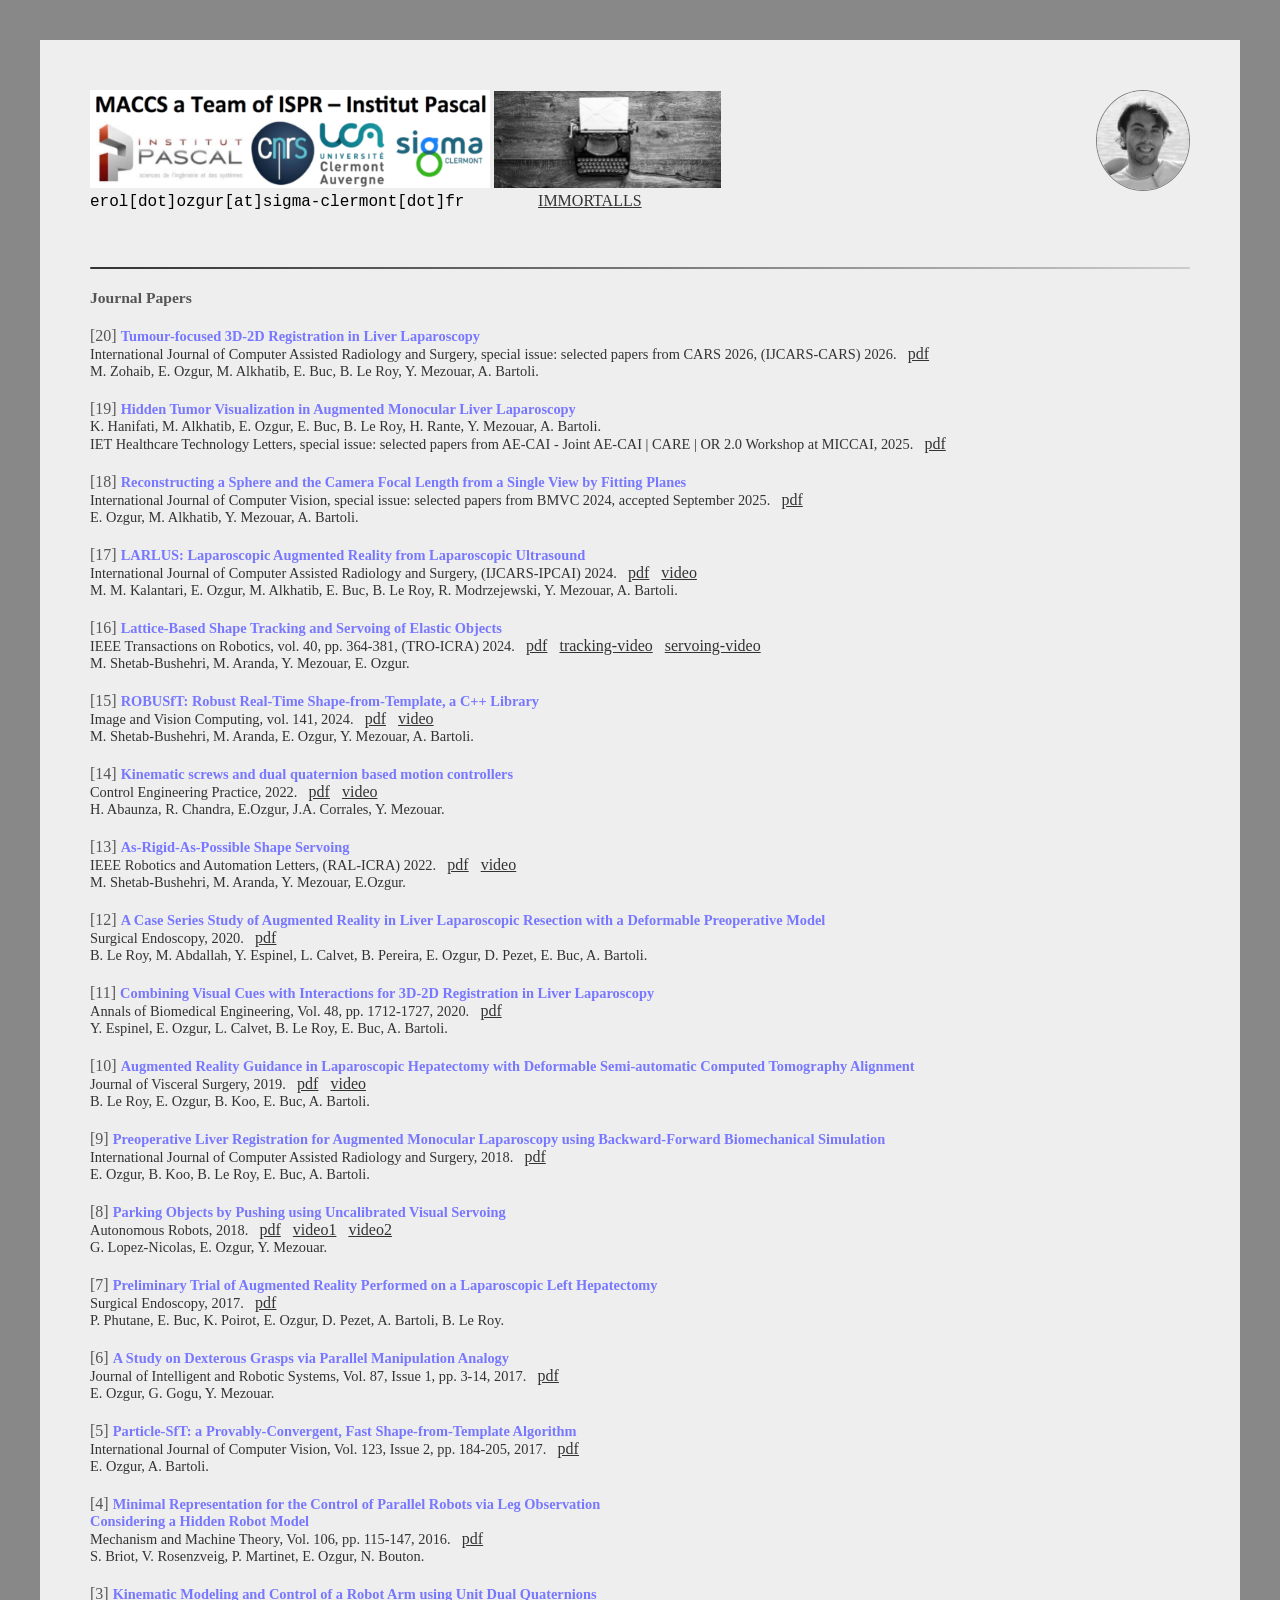
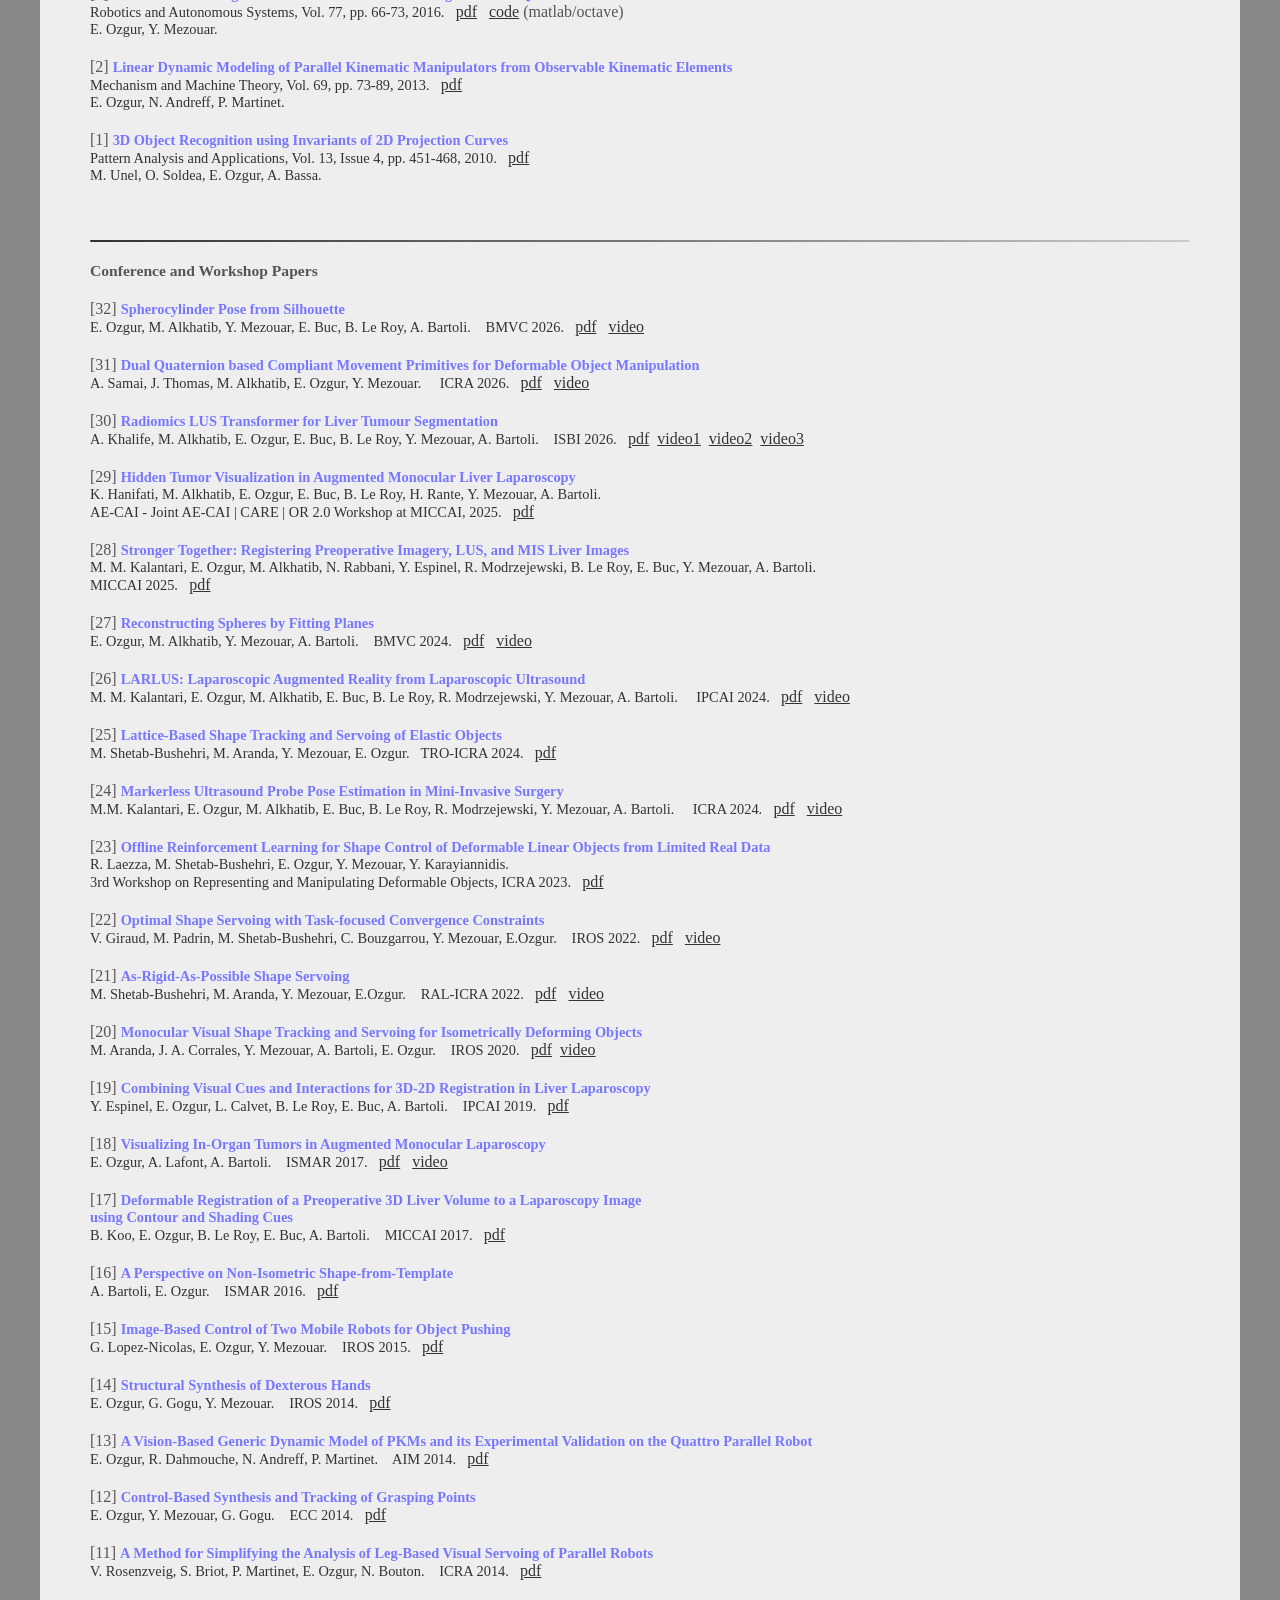
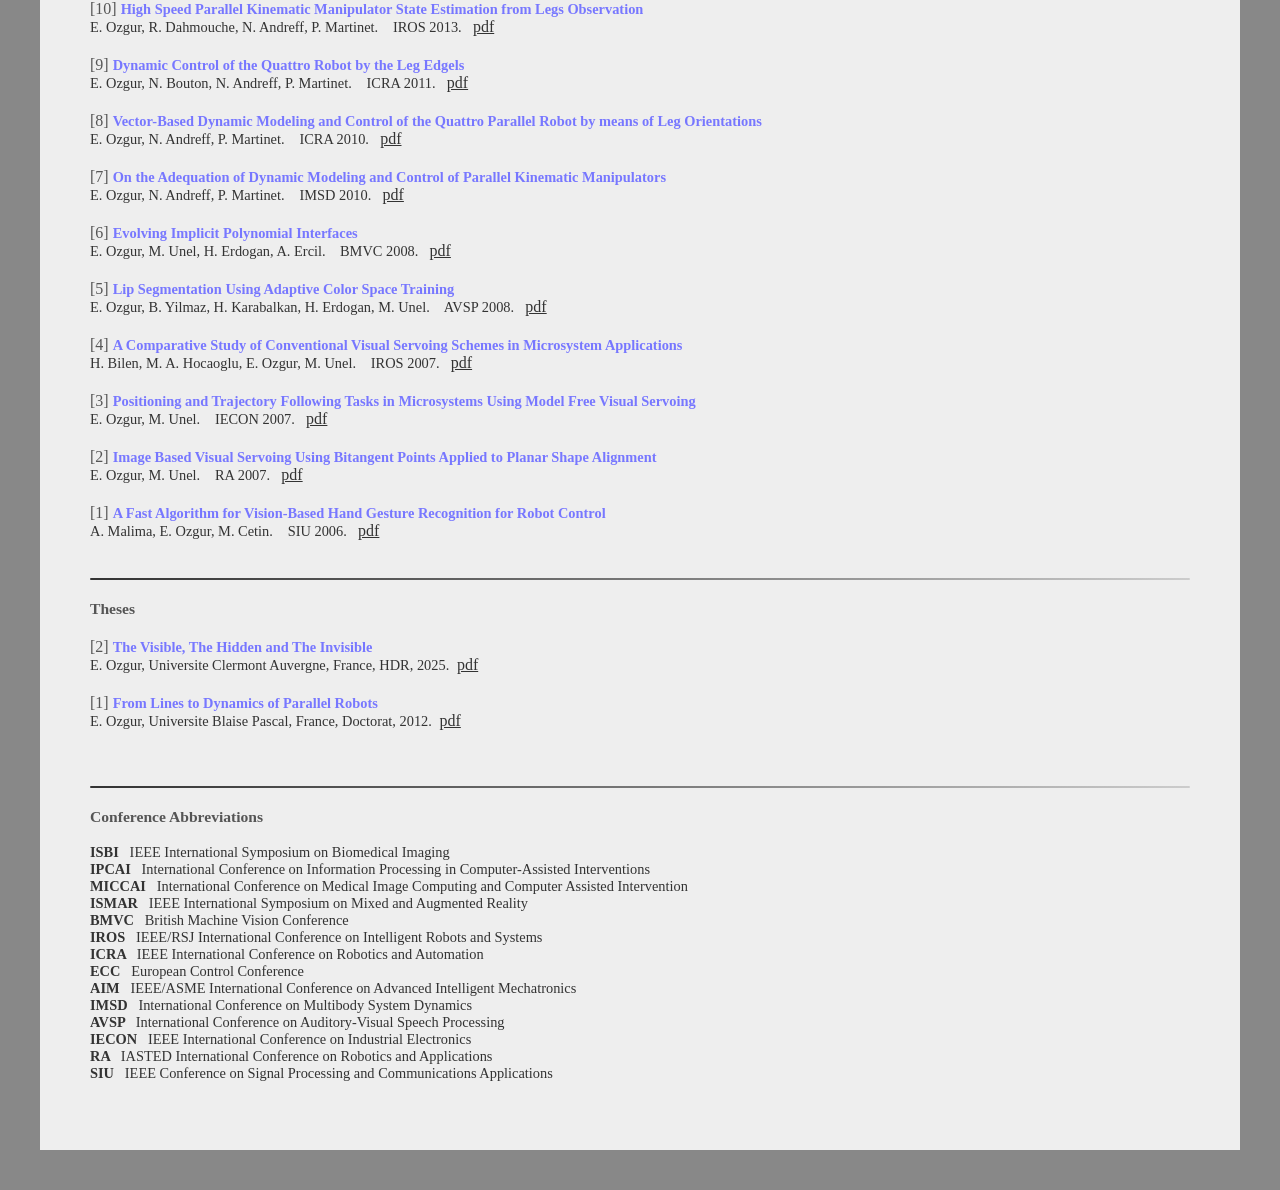
<file: index.html>
<! ########################################################################### >
<!DOCTYPE html">
<html> 
<head> 
<meta name="robots" content="noindex,nofollow">
<title>Erol Ozgur</title>
   
<! ########################################################################### >
   <style type="text/css">
      
     body {   font-family: serif;    background-color: #888;       }
     body a {  color: #333;   }
      
      #container {
          margin: 40px auto;   padding: 50px;  width: 1100px;
          background-color: #eee;          
          position: relative;
      }

      #photo {  position: absolute;   right: 50px;  top: 50px;     }
     
      div.section {  margin-top: 70px;   color: #444; } 
      div.subsection { margin-top: 10px;  color: #555; }   
      div.ref {  margin-top: 20px;    }
      
      span.title {   font-weight: bold;   color: #7777FF;  font-size: 90%;   }
      span.authors, span.venue {  font-size: 90%;   color: #333;  }

	
      span.short { text-align:left; font-weight: bold;   color: #333; font-size: 90%;  width:100px; }
      span.long { text-align:left; color: #333; font-size: 90%;  width:800px; }

 
   </style>

<! ########################################################################### >
<! ########################################################################### >

<style>
    .divider {
      width: 100%;                  /* shorter line */
      margin: 20px auto;           /* center it */
      border: none;                /* remove default hr */
      height: 2px;                 /* thickness */
      background: linear-gradient(to right, #333333, #777777, #cccccc);
      border-radius: 1px;          /* smooth edges */
    }
  </style>

<! ########################################################################### >
<! ########################################################################### >

<style>
    .circle-img {
      width: 200px;        /* set size */
      height: 200px;
      border-radius: 50%;  /* makes it circular */
      object-fit: cover;   /* ensures image fits well */
      border: 1px solid gray; /* optional border */
    }
  </style>

<! ########################################################################### >
<! ########################################################################### >
<body>
    <div id="container">
<!--    <div id="photo"> <img style="width: 92px; height: auto;" src="page_files/erol-gray.png" class="circle-img"> </div>  -->
 
 
<div id="photo"> 
    <a href="./papers/cv26.pdf" target="_blank">
        <img style="width: 92px; height: auto;" src="page_files/erol-gray.png" class="circle-img"> 
    </a>
</div>
 
 
      <div class="info"> 
 	 <img style="width: 400px; height: auto;"  src="page_files/logoMACCS.png"> 
         <img style="width: 227px; height: auto;"  src="page_files/tw.jpg">  &nbsp; <br>
	 <font face="courier"> erol[dot]ozgur[at]sigma-clermont[dot]fr </font> &nbsp; &nbsp; &nbsp; &nbsp; &nbsp; &nbsp; &nbsp; &nbsp; 
         <span class="link"><a href="./immortalls.html" target="_blank">IMMORTALLS</a></span> <br>  
      </div>



<! ########################################################################### >
<! ########################################################################### >

<! ########################################################################### >
<! ########################################################################### >
    <br> <br> <hr class="divider">
<! ########################################################################### >
<! ########################################################################### >
	<! JOURNALS >
       <div class="subsection"> <h3><small>Journal Papers</small></h3>

	<div class="ref">
	<span class="title">Tumour-focused 3D-2D Registration in Liver Laparoscopy</span><br>
	<span class="venue">International Journal of Computer Assisted Radiology and Surgery, special issue: selected papers from CARS 2026, (IJCARS-CARS) 2026. &nbsp;</span>
	<span class="link"><a href="./papers/ijcars26-Tf32.pdf" target="_blank">pdf</a> &nbsp; </span>  <br>	
	<span class="authors">M. Zohaib, E. Ozgur, M. Alkhatib, E. Buc, B. Le Roy, Y. Mezouar, A. Bartoli.</span><br>
	</div>


      	<div class="ref">
	<span class="title">Hidden Tumor Visualization in Augmented Monocular Liver Laparoscopy</span><br>
	<span class="authors"> K. Hanifati, M. Alkhatib, E. Ozgur, E. Buc, B. Le Roy, H. Rante, Y. Mezouar, A. Bartoli.</span><br>
	<span class="venue"> IET Healthcare Technology Letters, 
special issue: selected papers from AE-CAI - Joint AE-CAI | CARE | OR 2.0 Workshop at MICCAI, 2025. &nbsp;</span>
	<span class="link"><a href="./papers/IET-HTL-miccai-workshop25.pdf" target="_blank">pdf</a></span>
	</div>



	<div class="ref">
	<span class="title">Reconstructing a Sphere and the Camera Focal Length from a Single View by Fitting Planes</span><br>
	<span class="venue">International Journal of Computer Vision, special issue: selected papers from BMVC 2024, accepted September 2025. &nbsp;</span>
	<span class="link"><a href="./papers/ijcv25.pdf" target="_blank">pdf</a> &nbsp; </span> <br>
	<span class="authors">E. Ozgur, M. Alkhatib, Y. Mezouar, A. Bartoli.</span><br>
	</div>


	<div class="ref">
	<span class="title">LARLUS: Laparoscopic Augmented Reality from Laparoscopic Ultrasound</span><br>
	<span class="venue">International Journal of Computer Assisted Radiology and Surgery, (IJCARS-IPCAI) 2024. &nbsp;</span>
	<span class="link"><a href="./papers/IJCARS-IPCAI-2024.pdf" target="_blank">pdf</a> &nbsp; </span> 
	<span class="link"><a href="./videos/IJCARS-IPCAI-2024-LARLUS.m4v" target="_blank">video</a></span> <br>	
	<span class="authors">M. M. Kalantari, E. Ozgur, M. Alkhatib, E. Buc, B. Le Roy, R. Modrzejewski, Y. Mezouar, A. Bartoli.</span><br>
	</div>


	<div class="ref">
	<span class="title">Lattice-Based Shape Tracking and Servoing of Elastic Objects</span><br>
	<span class="venue">IEEE Transactions on Robotics, vol. 40, pp. 364-381, (TRO-ICRA) 2024.  &nbsp;</span>
	<span class="link"><a href="./papers/LARAP-2023.pdf" target="_blank">pdf</a> &nbsp; </span> 
	<span class="link"><a href="./videos/Latte_tracking_shoe_sole.mp4" target="_blank">tracking-video</a> &nbsp; </span> 
	<span class="link"><a href="./videos/LatteSS.mp4" target="_blank">servoing-video</a></span> <br>	
	<span class="authors">M. Shetab-Bushehri, M. Aranda, Y. Mezouar, E. Ozgur.</span><br>
	</div>


	<div class="ref">
	<span class="title">ROBUSfT: Robust Real-Time Shape-from-Template, a C++ Library</span><br>
	<span class="venue">Image and Vision Computing, vol. 141, 2024. &nbsp;</span>
	<span class="link"><a href="./papers/ROBUSfT-IVC2023.pdf" target="_blank">pdf</a> &nbsp; </span> 
	<span class="link"><a href="./videos/ROBUSfT_video.mp4" target="_blank">video</a></span> <br>
	<span class="authors">M. Shetab-Bushehri, M. Aranda, E. Ozgur, Y. Mezouar, A. Bartoli.</span><br>
	</div>


	<div class="ref">
	<span class="title">Kinematic screws and dual quaternion based motion controllers</span><br>
	<span class="venue">Control Engineering Practice, 2022. &nbsp;</span>
	<span class="link"><a href="./papers/cep22.pdf" target="_blank">pdf</a> &nbsp; </span> 
	<span class="link"><a href="./videos/cep22-video.mp4" target="_blank">video</a></span> <br>	
	<span class="authors">H. Abaunza, R. Chandra, E.Ozgur, J.A. Corrales, Y. Mezouar.</span><br>
	</div>

	<div class="ref">
	<span class="title">As-Rigid-As-Possible Shape Servoing</span><br>
	<span class="venue">IEEE Robotics and Automation Letters, (RAL-ICRA) 2022. &nbsp;</span>
	<span class="link"><a href="./papers/ralicra22.pdf" target="_blank">pdf</a> &nbsp; </span> 
	<span class="link"><a href="./videos/ralicra22-video.mp4" target="_blank">video</a></span> <br>	
	<span class="authors">M. Shetab-Bushehri, M. Aranda, Y. Mezouar, E.Ozgur.</span><br>
	</div>


	<div class="ref">
	<span class="title">A Case Series Study of Augmented Reality in Liver Laparoscopic Resection with a Deformable Preoperative Model</span><br>
	<span class="venue">Surgical Endoscopy, 2020. &nbsp;</span>
	<span class="link"><a href="./papers/surgical-endoscopy20.pdf" target="_blank">pdf</a> &nbsp; </span> <br>
	<span class="authors">B. Le Roy, M. Abdallah, Y. Espinel, L. Calvet, B. Pereira, E. Ozgur, D. Pezet, E. Buc, A. Bartoli.</span><br>
	</div>


	<div class="ref">
	<span class="title">Combining Visual Cues with Interactions for 3D-2D Registration in Liver Laparoscopy</span><br>
	<span class="venue">Annals of Biomedical Engineering, Vol. 48, pp. 1712-1727, 2020. &nbsp;</span>
	<span class="link"><a href="./papers/abme20.pdf" target="_blank">pdf</a> &nbsp; </span> <br>
	<span class="authors">Y. Espinel, E. Ozgur, L. Calvet, B. Le Roy, E. Buc, A. Bartoli.</span><br>
	</div>


	<div class="ref">
	<span class="title">Augmented Reality Guidance in Laparoscopic Hepatectomy with Deformable Semi-automatic Computed Tomography Alignment</span><br>
	<span class="venue">Journal of Visceral Surgery, 2019. &nbsp;</span>
	<span class="link"><a href="./papers/jvs19.pdf" target="_blank">pdf</a> &nbsp; </span> 
	<span class="link"><a href="https://www.youtube.com/watch?v=Lp0HtOYdZ7A" target="_blank">video</a></span><br>
	<span class="authors">B. Le Roy, E. Ozgur, B. Koo, E. Buc, A. Bartoli.</span><br>
	</div>


	<div class="ref">
	<span class="title">Preoperative Liver Registration for Augmented Monocular Laparoscopy using Backward-Forward Biomechanical Simulation</span><br>
	<span class="venue">International Journal of Computer Assisted Radiology and Surgery, 2018. &nbsp;</span>
	<span class="link"><a href="./papers/ijcars18.pdf" target="_blank">pdf</a></span><br> 
	<span class="authors">E. Ozgur, B. Koo, B. Le Roy, E. Buc,  A. Bartoli.</span><br>
	</div>


	<div class="ref">
	<span class="title">Parking Objects by Pushing using Uncalibrated Visual Servoing</span><br>
	<span class="venue">Autonomous Robots, 2018. &nbsp;</span> 
	<span class="link"><a href="./papers/auro18.pdf" target="_blank">pdf</a> &nbsp; </span>    
<!--	<span class="link"><a href="./papers/auro18.pdf">pdf</a></span><br>   -->
	<span class="link"><a href="./videos/auro18-video-manipulator.avi" target="_blank">video1</a> &nbsp; </span>
	<span class="link"><a href="./videos/auro18-video-mobile.avi" target="_blank">video2</a> <br> </span>
	<span class="authors">G. Lopez-Nicolas, E. Ozgur, Y. Mezouar.</span>
	</div>


	<div class="ref">
	<span class="title">Preliminary Trial of Augmented Reality Performed on a Laparoscopic Left Hepatectomy</span><br>
	<span class="venue">Surgical Endoscopy, 2017. &nbsp;</span>
	<span class="link"><a href="./papers/surgical-endoscopy17.pdf" target="_blank">pdf</a></span><br> 
	<span class="authors">P. Phutane, E. Buc, K. Poirot, E. Ozgur, D. Pezet, A. Bartoli, B. Le Roy.</span><br>
	</div>


	<div class="ref">
	<span class="title">A Study on Dexterous Grasps via Parallel Manipulation Analogy</span><br>
	<span class="venue">Journal of Intelligent and Robotic Systems, Vol. 87, Issue 1, pp. 3-14, 2017. &nbsp;</span>
	<span class="link"><a href="./papers/jirs17.pdf" target="_blank">pdf</a></span><br>
	<span class="authors">E. Ozgur, G. Gogu, Y. Mezouar.</span><br>
	</div>

	<div class="ref">
	<span class="title">Particle-SfT: a Provably-Convergent, Fast Shape-from-Template Algorithm</span><br>
	<span class="venue">International Journal of Computer Vision, Vol. 123, Issue 2, pp. 184-205, 2017. &nbsp;</span>
	<span class="link"><a href="./papers/ijcv16.pdf" target="_blank">pdf</a></span><br>
	<span class="authors">E. Ozgur, A. Bartoli.</span><br>
	</div>


	<div class="ref">
	<span class="title">Minimal Representation for the Control of Parallel Robots via Leg Observation <br> Considering a Hidden Robot Model </span><br>
	<span class="venue">Mechanism and Machine Theory, Vol. 106, pp. 115-147, 2016. &nbsp;</span>
	<span class="link"><a href="./papers/mmt16.pdf" target="_blank">pdf</a></span><br>
	<span class="authors">S. Briot, V. Rosenzveig, P. Martinet, E. Ozgur, N. Bouton.</span><br>
	</div>


	<div class="ref">
	<span class="title">Kinematic Modeling and Control of a Robot Arm using Unit Dual Quaternions </span><br>
	<span class="venue">Robotics and Autonomous Systems, Vol. 77, pp. 66-73, 2016. &nbsp;</span>
	<span class="link"><a href="./papers/ras16.pdf" target="_blank">pdf</a> &nbsp; </span>
        <span class="link"> <a href="./code/udq-robotArm.zip" target="_blank">code</a> (matlab/octave)</span><br>
	<span class="authors">E. Ozgur, Y. Mezouar.</span><br>
	</div>


	<div class="ref">
	<span class="title">Linear Dynamic Modeling of Parallel Kinematic Manipulators from Observable Kinematic Elements</span><br>
	<span class="venue">Mechanism and Machine Theory, Vol. 69, pp. 73-89, 2013. &nbsp;</span>
	<span class="link"><a href="./papers/mmt13.pdf" target="_blank">pdf</a></span><br>
	<span class="authors">E. Ozgur, N. Andreff, P. Martinet.</span>
	</div>           


        
	<div class="ref">
	<span class="title">3D Object Recognition using Invariants of 2D Projection Curves</span><br>
	<span class="venue">Pattern Analysis and Applications, Vol. 13, Issue 4, pp. 451-468, 2010. &nbsp;</span>
	<span class="link"><a href="./papers/paa10.pdf" target="_blank">pdf</a></span><br>
	<span class="authors">M. Unel, O. Soldea, E. Ozgur, A. Bassa.</span>
	</div>           
                

      </div> <! end of journals subsection >
     
	
<! ########################################################################### >
  <br> <br> <hr class="divider">
<! ########################################################################### >

      <! CONFERENCE PAPERS >
      <div class="subsection"> <h3><small>Conference and Workshop Papers</small></h3>

 
        <div class="ref">
	<span class="title">Spherocylinder Pose from Silhouette</span><br>
	<span class="authors">E. Ozgur, M. Alkhatib, Y. Mezouar, E. Buc, B. Le Roy, A. Bartoli.</span>
	<span class="venue">&nbsp;&nbsp; BMVC 2026. &nbsp;</span>
	<span class="link"><a href="./papers/bmvc26.pdf" target="_blank">pdf</a> &nbsp; </span> 
	<span class="link"><a href="./videos/bmvc26-video.mp4" target="_blank">video</a></span> <br> 	
	</div>



<!--
  	<div class="ref">
	<span class="title">Laparoscopic Ultrasound Probe State Classification for Safe Maneuvering Assistance in Hepatic Procedures</span><br>
	<span class="authors"> A. Khalife, M. Alkhatib, E. Ozgur, E. Buc, B. Le Roy, Y. Mezouar, A. Bartoli.</span>&nbsp; &nbsp;
	<span class="venue">MICCAI 2026. &nbsp;</span>
	<span class="link"><a href="./papers/miccai26.pdf" target="_blank">pdf</a> &nbsp; </span>
	<span class="link"><a href="./videos/miccai26-video.mp4" target="_blank">video</a></span> <br>	
	</div>
-->

	<div class="ref">
	<span class="title">Dual Quaternion based Compliant Movement Primitives for Deformable Object Manipulation</span><br>
	<span class="authors">A. Samai, J. Thomas, M. Alkhatib, E. Ozgur, Y. Mezouar.</span> 
	<span class="venue">&nbsp; &nbsp; ICRA 2026. &nbsp;</span>
	<span class="link"><a href="./papers/icra26.pdf" target="_blank">pdf</a> &nbsp; </span> 
	<span class="link"><a href="./videos/icra26-video.mp4" target="_blank">video</a></span> <br>	
	</div>


     	<div class="ref">
	<span class="title">Radiomics LUS Transformer for Liver Tumour Segmentation</span><br>
	<span class="authors"> A. Khalife, M. Alkhatib, E. Ozgur, E. Buc, B. Le Roy, Y. Mezouar, A. Bartoli.</span>
	<span class="venue">&nbsp;&nbsp; ISBI 2026. &nbsp;</span>
	<span class="link"><a href="./papers/isbi26.pdf" target="_blank">pdf</a>&nbsp; </span> 
	<span class="link"><a href="./videos/isbi26_video1.mp4" target="_blank">video1</a>&nbsp; </span> 
	<span class="link"><a href="./videos/isbi26_video2.mp4" target="_blank">video2</a>&nbsp; </span> 
	<span class="link"><a href="./videos/isbi26_video3.m4v" target="_blank">video3</a></span> <br>
	</div>


      	<div class="ref">
	<span class="title">Hidden Tumor Visualization in Augmented Monocular Liver Laparoscopy</span><br>
	<span class="authors"> K. Hanifati, M. Alkhatib, E. Ozgur, E. Buc, B. Le Roy, H. Rante, Y. Mezouar, A. Bartoli.</span><br>
	<span class="venue"> AE-CAI - Joint AE-CAI | CARE | OR 2.0 Workshop at MICCAI, 2025. &nbsp;</span>
	<span class="link"><a href="./papers/miccai-workshop25.pdf" target="_blank">pdf</a></span>
	</div>


      
      	<div class="ref">
	<span class="title">Stronger Together: Registering Preoperative Imagery, LUS, and MIS Liver Images</span><br>
	<span class="authors"> M. M. Kalantari, E. Ozgur, M. Alkhatib, N. Rabbani, Y. Espinel, R. Modrzejewski, B. Le Roy, E. Buc, Y. Mezouar, A. Bartoli.</span><br>
	<span class="venue">MICCAI 2025. &nbsp;</span>
	<span class="link"><a href="./papers/miccai25.pdf" target="_blank">pdf</a></span>
	</div>

      
      
        <div class="ref">
	<span class="title">Reconstructing Spheres by Fitting Planes</span><br>
	<span class="authors">E. Ozgur, M. Alkhatib, Y. Mezouar, A. Bartoli.</span>
	<span class="venue">&nbsp;&nbsp; BMVC 2024. &nbsp;</span>
	<span class="link"><a href="./papers/bmvc24.pdf" target="_blank">pdf</a> &nbsp; </span> 
	<span class="link"><a href="./videos/bmvc24-video.mp4" target="_blank">video</a></span> <br> 	
	</div>


	<div class="ref">
	<span class="title">LARLUS: Laparoscopic Augmented Reality from Laparoscopic Ultrasound</span><br>
	<span class="authors">M. M. Kalantari, E. Ozgur, M. Alkhatib, E. Buc, B. Le Roy, R. Modrzejewski, Y. Mezouar, A. Bartoli.</span>
	<span class="venue">&nbsp; &nbsp; IPCAI 2024. &nbsp;</span>
	<span class="link"><a href="./papers/IJCARS-IPCAI-2024.pdf" target="_blank">pdf</a> &nbsp; </span> 
	<span class="link"><a href="./videos/IJCARS-IPCAI-2024-LARLUS.m4v" target="_blank">video</a></span> <br>	
	</div>


	<div class="ref">
	<span class="title">Lattice-Based Shape Tracking and Servoing of Elastic Objects</span><br>
	<span class="authors">M. Shetab-Bushehri, M. Aranda, Y. Mezouar, E. Ozgur.</span>
	<span class="venue">&nbsp; TRO-ICRA 2024. &nbsp;</span>
	<span class="link"><a href="./papers/LARAP-2023.pdf" target="_blank">pdf</a> &nbsp; </span> <br>
	</div>

	<div class="ref">
	<span class="title">Markerless Ultrasound Probe Pose Estimation in Mini-Invasive Surgery</span><br>
	<span class="authors">M.M. Kalantari, E. Ozgur, M. Alkhatib, E. Buc, B. Le Roy, R. Modrzejewski, Y. Mezouar, A. Bartoli.</span> 
	<span class="venue">&nbsp; &nbsp; ICRA 2024. &nbsp;</span>
	<span class="link"><a href="./papers/ICRA24s.pdf" target="_blank">pdf</a> &nbsp; </span> 
	<span class="link"><a href="./videos/ICRA24s-video.mp4" target="_blank">video</a></span> <br>	
	</div>


	<div class="ref">
	<span class="title">Ofﬂine Reinforcement Learning for Shape Control of Deformable Linear Objects from Limited Real Data</span><br>
	<span class="authors">R. Laezza, M. Shetab-Bushehri, E. Ozgur, Y. Mezouar, Y. Karayiannidis.</span> <br>
	<span class="venue">3rd Workshop on Representing and Manipulating Deformable Objects, ICRA 2023. &nbsp;</span>
	<span class="link"><a href="./papers/icra23.pdf" target="_blank">pdf</a> &nbsp; </span> <br>	
	</div>


	<div class="ref">
	<span class="title">Optimal Shape Servoing with Task-focused Convergence Constraints</span><br>
	<span class="authors">V. Giraud, M. Padrin, M. Shetab-Bushehri, C. Bouzgarrou, Y. Mezouar, E.Ozgur.</span>
	<span class="venue">&nbsp;&nbsp; IROS 2022. &nbsp;</span>
	<span class="link"><a href="./papers/iros22.pdf" target="_blank">pdf</a> &nbsp; </span> 	
	<span class="link"><a href="./videos/iros22-video.mp4" target="_blank">video</a></span> <br>
	</div>

	<div class="ref">
	<span class="title">As-Rigid-As-Possible Shape Servoing</span><br>
	<span class="authors">M. Shetab-Bushehri, M. Aranda, Y. Mezouar, E.Ozgur.</span>
	<span class="venue">&nbsp;&nbsp; RAL-ICRA 2022. &nbsp;</span>
	<span class="link"><a href="./papers/ralicra22.pdf" target="_blank">pdf</a> &nbsp; </span> 	
	<span class="link"><a href="./videos/ralicra22-video.mp4" target="_blank">video</a></span> <br>
	</div>


	<div class="ref">
	<span class="title">Monocular Visual Shape Tracking and Servoing for Isometrically Deforming Objects</span><br>
	<span class="authors">M. Aranda, J. A. Corrales, Y. Mezouar, A. Bartoli, E. Ozgur.</span>
	<span class="venue">&nbsp;&nbsp; IROS 2020. &nbsp;</span>
	<span class="link"><a href="./papers/iros20.pdf" target="_blank">pdf</a>&nbsp; </span>
	<span class="link"><a href="./videos/iros20-video.mp4" target="_blank">video</a></span>
	</div>


	<div class="ref">
	<span class="title">Combining Visual Cues and Interactions for 3D-2D Registration in Liver Laparoscopy</span><br>
	<span class="authors">Y. Espinel, E. Ozgur, L. Calvet, B. Le Roy, E. Buc, A. Bartoli.</span>
	<span class="venue">&nbsp;&nbsp; IPCAI 2019. &nbsp;</span>
	<span class="link"><a href="./papers/ipcai19.pdf" target="_blank">pdf</a></span>
	</div>



	<div class="ref">
	<span class="title">Visualizing In-Organ Tumors in Augmented Monocular Laparoscopy</span><br>
	<span class="authors">E. Ozgur, A. Lafont, A. Bartoli.</span>
	<span class="venue">&nbsp;&nbsp; ISMAR 2017. &nbsp;</span>
	<span class="link"><a href="./papers/ismar17.pdf" target="_blank">pdf</a> &nbsp; </span>
	<span class="link"><a href="./videos/ismar17-video.mp4" target="_blank">video</a></span>
	</div>


	<div class="ref">
	<span class="title">Deformable Registration of a Preoperative 3D Liver Volume to a Laparoscopy Image <br> 
	using Contour and Shading Cues</span><br>
	<span class="authors"> B. Koo, E. Ozgur, B. Le Roy, E. Buc, A. Bartoli.</span>
	<span class="venue">&nbsp;&nbsp; MICCAI 2017. &nbsp;</span>
	<span class="link"><a href="./papers/miccai17.pdf" target="_blank">pdf</a></span>
	</div>


	<div class="ref">
	<span class="title">A Perspective on Non-Isometric Shape-from-Template</span><br>
	<span class="authors">A. Bartoli, E. Ozgur.</span>
	<span class="venue">&nbsp;&nbsp; ISMAR 2016. &nbsp;</span>
	<span class="link"><a href="./papers/ismar16.pdf" target="_blank">pdf</a></span>
	</div>


	<div class="ref">
	<span class="title">Image-Based Control of Two Mobile Robots for Object Pushing</span><br>
	<span class="authors">G. Lopez-Nicolas, E. Ozgur, Y. Mezouar.</span>
	<span class="venue">&nbsp;&nbsp; IROS 2015. &nbsp;</span>
	<span class="link"><a href="./papers/iros15.pdf" target="_blank">pdf</a></span>
	</div>



	<div class="ref">
	<span class="title">Structural Synthesis of Dexterous Hands</span><br>
	<span class="authors">E. Ozgur, G. Gogu, Y. Mezouar.</span>
	<span class="venue">&nbsp;&nbsp; IROS 2014. &nbsp;</span>
	<span class="link"><a href="./papers/iros14.pdf" target="_blank">pdf</a></span>
	</div>



	<div class="ref">
	<span class="title">A Vision-Based Generic Dynamic Model of PKMs and its Experimental Validation on the Quattro Parallel Robot </span><br>
	<span class="authors">E. Ozgur, R. Dahmouche, N. Andreff, P. Martinet.</span>
	<span class="venue">&nbsp;&nbsp; AIM 2014. &nbsp;</span>
	<span class="link"><a href="./papers/aim14.pdf" target="_blank">pdf</a></span>
	</div>


	<div class="ref">
	<span class="title">Control-Based Synthesis and Tracking of Grasping Points</span><br>
	<span class="authors">E. Ozgur, Y. Mezouar, G. Gogu.</span>
	<span class="venue">&nbsp;&nbsp; ECC 2014. &nbsp;</span>
	<span class="link"><a href="./papers/ecc14.pdf" target="_blank">pdf</a></span>
	</div>


	<div class="ref">
	<span class="title">A Method for Simplifying the Analysis of Leg-Based Visual Servoing of Parallel Robots</span><br>
	<span class="authors">V. Rosenzveig, S. Briot, P. Martinet, E. Ozgur, N. Bouton.</span>
	<span class="venue">&nbsp;&nbsp; ICRA 2014. &nbsp;</span>
	<span class="link"><a href="./papers/icra14.pdf" target="_blank">pdf</a></span>
	</div>

        
 	<div class="ref">
	<span class="title">High Speed Parallel Kinematic Manipulator State Estimation from Legs Observation</span><br>
	<span class="authors">E. Ozgur, R. Dahmouche, N. Andreff, P. Martinet.</span>
	<span class="venue">&nbsp;&nbsp; IROS 2013. &nbsp;</span>
	<span class="link"><a href="./papers/iros13.pdf" target="_blank">pdf</a></span>
	</div>


	<div class="ref">
	<span class="title">Dynamic Control of the Quattro Robot by the Leg Edgels</span><br>
	<span class="authors">E. Ozgur, N. Bouton, N. Andreff, P. Martinet.</span>
	<span class="venue">&nbsp;&nbsp; ICRA 2011. &nbsp;</span>
	<span class="link"><a href="./papers/icra11.pdf" target="_blank">pdf</a></span>
	</div>


	<div class="ref">
	<span class="title">Vector-Based Dynamic Modeling and Control of the Quattro Parallel Robot by means of Leg Orientations</span><br>
	<span class="authors">E. Ozgur, N. Andreff, P. Martinet.</span>
	<span class="venue">&nbsp;&nbsp; ICRA 2010. &nbsp;</span>
	<span class="link"><a href="./papers/icra10.pdf" target="_blank">pdf</a></span>
	</div>

	<div class="ref">
	<span class="title">On the Adequation of Dynamic Modeling and Control of Parallel Kinematic Manipulators</span><br>
	<span class="authors">E. Ozgur, N. Andreff, P. Martinet.</span>
	<span class="venue">&nbsp;&nbsp; IMSD 2010. &nbsp;</span>
	<span class="link"><a href="./papers/imsd10.pdf" target="_blank">pdf</a></span>
	</div>



	<div class="ref">
	<span class="title">Evolving Implicit Polynomial Interfaces</span><br>
	<span class="authors">E. Ozgur, M. Unel, H. Erdogan, A. Ercil. </span>
	<span class="venue">&nbsp;&nbsp; BMVC 2008. &nbsp;</span>
	<span class="link"><a href="./papers/bmvc08.pdf" target="_blank"> pdf </a></span>
	</div>
	
	<div class="ref">
	<span class="title">Lip Segmentation Using Adaptive Color Space Training</span><br>
	<span class="authors">E. Ozgur, B. Yilmaz, H. Karabalkan, H. Erdogan, M. Unel.</span>
	<span class="venue">&nbsp;&nbsp; AVSP 2008. &nbsp;</span>
	<span class="link"><a href="./papers/avsp08.pdf" target="_blank"> pdf </a></span>
	</div>


	<div class="ref">
	<span class="title">A Comparative Study of Conventional Visual Servoing Schemes in Microsystem Applications</span><br>
	<span class="authors">H. Bilen, M. A. Hocaoglu, E. Ozgur, M. Unel.</span>
	<span class="venue">&nbsp;&nbsp; IROS 2007. &nbsp;</span>
	<span class="link"><a href="./papers/iros07.pdf" target="_blank">pdf</a></span>
	</div>


	<div class="ref">
	<span class="title">Positioning and Trajectory Following Tasks in Microsystems Using Model Free Visual Servoing</span><br>
	<span class="authors">E. Ozgur, M. Unel.</span>
	<span class="venue">&nbsp;&nbsp; IECON 2007. &nbsp;</span>
	<span class="link"><a href="./papers/iecon07.pdf" target="_blank">pdf</a></span>
	</div>

	<div class="ref">
	<span class="title">Image Based Visual Servoing Using Bitangent Points Applied to Planar Shape Alignment</span><br>
	<span class="authors">E. Ozgur, M. Unel.</span>
	<span class="venue">&nbsp;&nbsp; RA 2007. &nbsp;</span>
	<span class="link"><a href="./papers/ra07.pdf" target="_blank">pdf</a></span>
	</div>

	
	<div class="ref">
	<span class="title">A Fast Algorithm for Vision-Based Hand Gesture Recognition for Robot Control</span><br>
	<span class="authors">A. Malima, E. Ozgur, M. Cetin.</span>
	<span class="venue">&nbsp;&nbsp; SIU 2006. &nbsp;</span>
	<span class="link"><a href="./papers/siu06.pdf" target="_blank">pdf</a></span>
	</div>


      </div> <! end of conference papers subsection >

<! ########################################################################### >
<! ########################################################################### >
  <br> <hr class="divider">
<! ########################################################################### >
<! ########################################################################### >
     <! THESES >
      <div class="subsection"> <h3><small>Theses</small></h3>

	<div class="ref">
	<span class="title"> The Visible, The Hidden and The Invisible</span><br>
        <span class="authors">E. Ozgur, </span>
	<span class="venue">Universite Clermont Auvergne, France, HDR, 2025.&nbsp;</span>
	<span class="link"><a href="./papers/hdr25.pdf" target="_blank">pdf</a></span><br>
	</div>

   	<div class="ref">
	<span class="title">From Lines to Dynamics of Parallel Robots</span><br>
        <span class="authors">E. Ozgur, </span>
	<span class="venue">Universite Blaise Pascal, France, Doctorat, 2012.&nbsp;</span>
	<span class="link"><a href="./papers/these12.pdf" target="_blank">pdf</a></span><br>
	</div>

      </div> <! end of theses subsection >
      <br>

<! ########################################################################### >
<! ########################################################################### >
  <br> <hr class="divider">
<! ########################################################################### >
<! ########################################################################### >

     <div class="subsection"> <h3><small>Conference Abbreviations</small></h3>

	<div class="abb">
	<span class="short">ISBI  &nbsp; </span>
	<span class="long"> IEEE International Symposium on Biomedical Imaging </span>
	</div>


	<div class="abb">
	<span class="short">IPCAI  &nbsp; </span>
	<span class="long"> International Conference on Information Processing in Computer-Assisted Interventions </span>
	</div>

	<div class="abb">
	<span class="short">MICCAI  &nbsp; </span>
	<span class="long"> International Conference on Medical Image Computing and Computer Assisted Intervention </span>
	</div>

	<div class="abb">
	<span class="short">ISMAR  &nbsp; </span>
	<span class="long"> IEEE International Symposium on Mixed and Augmented Reality </span>
	</div>


	<div class="abb">
        <span class="short">BMVC &nbsp; </span>
	<span class="long">British Machine Vision Conference</span>
	</div>

	<div class="abb">
	<span class="short">IROS &nbsp; </span>
	<span class="long">IEEE/RSJ International Conference on Intelligent Robots and Systems</span>
	</div>

	<div class="abb">
	<span class="short">ICRA &nbsp; </span>
	<span class="long">IEEE International Conference on Robotics and Automation</span>
	</div>

	<div class="abb">
	<span class="short">ECC &nbsp; </span>
	<span class="long">European Control Conference</span>
	</div>


	<div class="abb">
	<span class="short">AIM &nbsp; </span>
	<span class="long">IEEE/ASME International Conference on Advanced Intelligent Mechatronics</span>
	</div>

 	
	<div class="abb">
	<span class="short">IMSD &nbsp; </span>
	<span class="long">International Conference on Multibody System Dynamics</span>
	</div>


	<div class="abb">
	<span class="short">AVSP &nbsp; </span>
	<span class="long">International Conference on Auditory-Visual Speech Processing</span>
	</div>

	<div class="abb">
	<span class="short">IECON &nbsp; </span>
	<span class="long">IEEE International Conference on Industrial Electronics</span>
	</div>

	<div class="abb">
	<span class="short">RA &nbsp; </span>
	<span class="long">IASTED International Conference on Robotics and Applications</span>
	</div>

	<div class="abb">
	<span class="short">SIU &nbsp; </span>
	<span class="long">IEEE Conference on Signal Processing and Communications Applications</span>
	</div>


     
     </div> <! end of conference abbreviations >
     <br>

<! ########################################################################### >

   </div> <! end of Publications section >
   
<! ########################################################################### >
<! ########################################################################### >
   
<script>
function updateRefNumbers() {
  // Find all subsections on the page
  const subsections = document.querySelectorAll(".subsection");

  subsections.forEach(subsection => {
    // Get all .ref elements inside this subsection
    const refs = subsection.querySelectorAll(".ref");
    const total = refs.length;

    // Number them in descending order within this subsection
    refs.forEach((ref, index) => {
      let num = ref.querySelector(".ref-number");
      if (!num) {
        num = document.createElement("span");
        num.classList.add("ref-number");
        ref.prepend(num);
      }
      num.textContent = `[${total - index}]`;
    });
  });
}

// Run on initial load
document.addEventListener("DOMContentLoaded", () => {
  updateRefNumbers();

  // Watch for dynamic changes anywhere inside #container (or body)
  const observer = new MutationObserver(() => updateRefNumbers());
  observer.observe(document.querySelector("#container") || document.body, {
    childList: true,
    subtree: true,
  });
});
</script>

   
   

<! ########################################################################### >
<! ########################################################################### >
</body> 
</html>
</file>
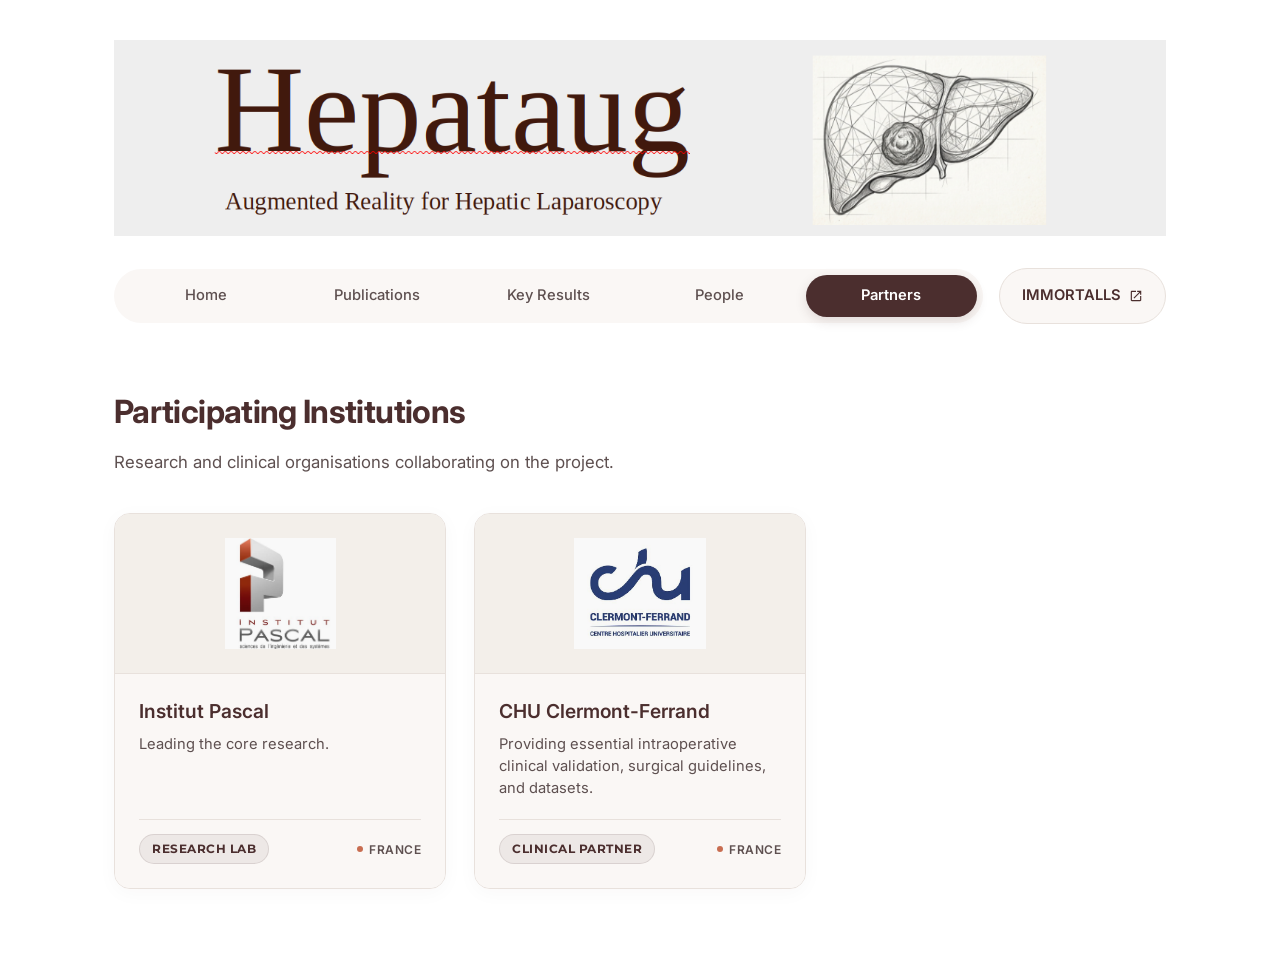
<file: hepataug-partners.html>
<!DOCTYPE html>
<html lang="en">
<head>
  <meta charset="utf-8">
  <meta name="viewport" content="width=device-width, initial-scale=1">
  <title>Partners — Hepataug</title>
  
  <!-- Import Montserrat and Inter Fonts -->
  <link rel="preconnect" href="https://fonts.googleapis.com">
  <link rel="preconnect" href="https://fonts.gstatic.com" crossorigin>
  <link href="https://fonts.googleapis.com/css2?family=Inter:wght@400;500;600;700&family=Montserrat:wght@700&display=swap" rel="stylesheet">
  
  <style>
    :root {
      --primary: #4B2E2E;          
      --accent: #C86D51;           
      --bg: #FFFFFF;               
      --surface: #FAF7F5;          
      --surface-tint: #F3EFEA;     
      --text-main: #2C2424;        
      --text-muted: #5E5050;       
      --border: #E8E1DC;
      --radius: 16px;
      --max-width: 1100px;
    }

    * {
      box-sizing: border-box;
      margin: 0;
      padding: 0;
    }

    body {
      font-family: 'Inter', system-ui, -apple-system, sans-serif;
      background: var(--bg);
      color: var(--text-main);
      line-height: 1.75;
      -webkit-font-smoothing: antialiased;
    }

    /* Seamless Banner */
    .banner-wrapper {
      background: var(--bg);
      padding: 40px 0 20px;
      text-align: center;
    }

    .banner-wrapper img {
      max-width: var(--max-width);
      width: 100%;
      height: auto;
      display: block;
      margin: 0 auto;
      padding: 0 24px;
    }

    /* Navigation Bar matching Banner Width */
    header {
      background: var(--bg);
      position: sticky;
      top: 0;
      z-index: 100;
      backdrop-filter: blur(8px);
      padding: 12px 0;
    }

    nav {
      max-width: var(--max-width);
      width: 100%;
      margin: 0 auto;
      padding: 0 24px;
      display: flex;
      align-items: center;
      gap: 16px;
    }

    /* Main Navigation Pill Group */
    .nav-links {
      display: flex;
      justify-content: space-between;
      align-items: center;
      background: var(--surface);
      padding: 6px;
      border-radius: 50px;
      flex: 1;
    }

    .nav-links a {
      text-decoration: none;
      color: var(--text-muted);
      font-weight: 500;
      font-size: 0.92rem;
      transition: all 0.2s ease;
      white-space: nowrap;
      padding: 8px 20px;
      border-radius: 30px;
      text-align: center;
      flex: 1;
    }

    .nav-links a:hover {
      color: var(--primary);
      background: rgba(75, 46, 46, 0.04);
    }

    .nav-links a.active {
      color: #FFFFFF;
      background: var(--primary);
      font-weight: 600;
      box-shadow: 0 4px 12px rgba(75, 46, 46, 0.15);
    }

    /* IMMORTALLS Companion Link Button */
    .nav-immortalls {
      text-decoration: none;
      background: var(--surface);
      color: var(--primary);
      font-weight: 600;
      font-size: 0.92rem;
      padding: 14px 22px;
      border-radius: 50px;
      display: inline-flex;
      align-items: center;
      gap: 8px;
      white-space: nowrap;
      transition: all 0.2s ease;
      border: 1px solid var(--border);
    }

    .nav-immortalls:hover {
      background: var(--primary);
      color: #FFFFFF;
      border-color: var(--primary);
      transform: translateY(-1px);
    }

    .nav-immortalls svg {
      width: 14px;
      height: 14px;
      fill: currentColor;
    }

    /* Main Container */
    .container {
      max-width: var(--max-width);
      margin: 48px auto 64px;
      padding: 0 24px;
    }

    .page-title {
      font-size: 2rem;
      color: var(--primary);
      font-weight: 700;
      margin-bottom: 8px;
      letter-spacing: -0.02em;
    }

    .intro {
      color: var(--text-muted);
      margin-bottom: 36px;
      font-size: 1.05rem;
    }

    /* Partners Grid System */
    .partners-grid {
      display: grid;
      grid-template-columns: repeat(auto-fill, minmax(320px, 1fr));
      gap: 28px;
    }

    .partner-card {
      background: var(--bg);
      border-radius: var(--radius);
      overflow: hidden;
      border: 1px solid var(--border);
      display: flex;
      flex-direction: column;
      text-decoration: none;
      color: inherit;
      box-shadow: 0 4px 20px rgba(75, 46, 46, 0.03);
      transition: transform 0.25s ease, box-shadow 0.25s ease, border-color 0.25s ease;
    }

    .partner-card:hover {
      transform: translateY(-4px);
      box-shadow: 0 16px 35px -10px rgba(75, 46, 46, 0.1);
      border-color: var(--primary);
    }

    /* Logo Canvas Header matching Banner/Page Theme */
    .logo-wrapper {
      background: var(--surface-tint);
      width: 100%;
      height: 160px;
      display: flex;
      align-items: center;
      justify-content: center;
      padding: 24px;
      border-bottom: 1px solid var(--border);
    }

    .logo-wrapper img {
      max-width: 100%;
      max-height: 100%;
      object-fit: contain;
      filter: grayscale(10%) contrast(95%);
      transition: filter 0.3s ease, transform 0.3s ease;
    }

    .partner-card:hover .logo-wrapper img {
      filter: grayscale(0%) contrast(100%);
      transform: scale(1.03);
    }

    /* Card Content Area with Distinct Surface Background */
    .card-body {
      background: var(--surface);
      padding: 24px;
      display: flex;
      flex-direction: column;
      flex-grow: 1;
    }

    .card-body h3 {
      margin: 0 0 8px 0;
      font-size: 1.2rem;
      line-height: 1.4;
      color: var(--primary);
      font-weight: 600;
    }

    .card-body p {
      margin: 0 0 20px 0;
      font-size: 0.92rem;
      color: var(--text-muted);
      line-height: 1.5;
      flex-grow: 1;
    }

    /* Card Footer Action Row */
    .card-footer {
      display: flex;
      align-items: center;
      justify-content: space-between;
      border-top: 1px solid var(--border);
      padding-top: 14px;
      margin-top: auto;
    }

    /* Partner Badge */
    .partner-badge {
      background: rgba(75, 46, 46, 0.07);
      color: var(--primary);
      padding: 4px 12px;
      border-radius: 20px;
      border: 1px solid rgba(75, 46, 46, 0.12);
      font-family: 'Montserrat', sans-serif;
      font-size: 0.72rem;
      font-weight: 700;
      letter-spacing: 0.5px;
      text-transform: uppercase;
    }

    /* Location Tag Indicator */
    .location-tag {
      display: flex;
      align-items: center;
      gap: 6px;
      font-size: 0.75rem;
      font-weight: 600;
      text-transform: uppercase;
      color: var(--text-muted);
      letter-spacing: 0.5px;
    }

    .location-dot {
      width: 6px;
      height: 6px;
      background: var(--accent);
      border-radius: 50%;
    }

    /* Mobile Responsive */
    @media (max-width: 950px) {
      nav {
        flex-direction: column;
        align-items: stretch;
        gap: 8px;
      }

      .nav-links {
        overflow-x: auto;
        justify-content: flex-start;
        border-radius: 12px;
      }

      .nav-links a {
        flex: unset;
        padding: 6px 14px;
      }

      .nav-immortalls {
        justify-content: center;
        border-radius: 12px;
        padding: 10px;
      }

      .container {
        margin: 24px auto;
        padding: 0 16px;
      }

      .partners-grid {
        grid-template-columns: 1fr;
        gap: 20px;
      }
    }
  </style>
</head>
<body>

  <!-- Seamless Hero Banner -->
  <div class="banner-wrapper">
    <img src="page_files/Hepataug-banner.png" alt="Hepataug Header Banner">
  </div>

  <!-- Navigation with IMMORTALLS Companion Link -->
  <header>
    <nav>
      <div class="nav-links">
        <a href="hepataug.html">Home</a>
        <a href="hepataug-publications.html">Publications</a>
        <a href="hepataug-key-results.html">Key Results</a>
        <a href="hepataug-people.html">People</a>
        <a href="hepataug-partners.html" class="active">Partners</a>
      </div>
      
      <!-- IMMORTALLS Project Link -->
      <a href="immortalls.html" class="nav-immortalls">
        <span>IMMORTALLS</span>
        <svg viewBox="0 0 24 24"><path d="M19 19H5V5h7V3H5c-1.1 0-2 .9-2 2v14c0 1.1.9 2 2 2h14c1.1 0 2-.9 2-2v-7h-2v7zM14 3v2h3.59l-9.83 9.83 1.41 1.41L19 6.41V10h2V3h-7z"/></svg>
      </a>
    </nav>
  </header>

  <!-- Main Content -->
  <main class="container">
    <h1 class="page-title">Participating Institutions</h1>
    <p class="intro">Research and clinical organisations collaborating on the project.</p>

    <div class="partners-grid">

      <!-- Partner Card IP -->
      <a href="http://www.institutpascal.uca.fr/" class="partner-card" target="_blank">
        <div class="logo-wrapper">
          <img src="page_files/logo-IP.png" alt="Institut Pascal Logo">
        </div>
        <div class="card-body">
          <h3>Institut Pascal</h3>
          <p>Leading the core research.</p>
          <div class="card-footer">
            <span class="partner-badge">Research Lab</span>
            <div class="location-tag"><span class="location-dot"></span>France</div>
          </div>
        </div>
      </a>

      <!-- Partner Card CHU CF -->
      <a href="https://www.chu-clermontferrand.fr/" class="partner-card" target="_blank">
        <div class="logo-wrapper">
          <img src="page_files/logo-CHU-CF.png" alt="CHU Clermont-Ferrand Logo">
        </div>
        <div class="card-body">
          <h3>CHU Clermont-Ferrand</h3>
          <p>Providing essential intraoperative clinical validation, surgical guidelines, and datasets.</p>
          <div class="card-footer">
            <span class="partner-badge">Clinical Partner</span>
            <div class="location-tag"><span class="location-dot"></span>France</div>
          </div>
        </div>
      </a>

    </div>
  </main>

</body>
</html>
</file>
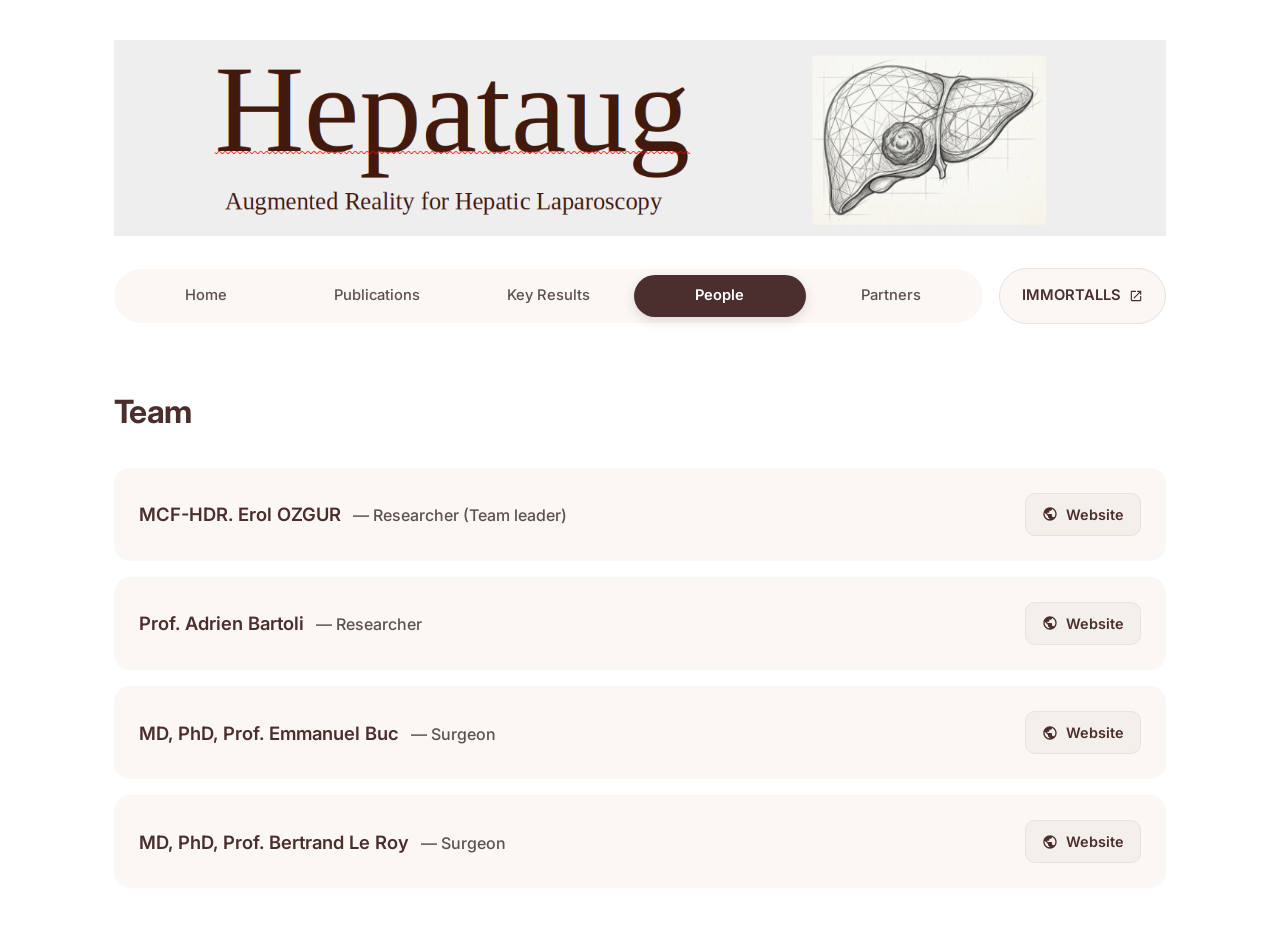
<file: hepataug-people.html>
<!DOCTYPE html>
<html lang="en">
<head>
  <meta charset="utf-8">
  <meta name="viewport" content="width=device-width, initial-scale=1">
  <title>People — Hepataug</title>
  
  <!-- Import Montserrat and Inter Fonts -->
  <link rel="preconnect" href="https://fonts.googleapis.com">
  <link rel="preconnect" href="https://fonts.gstatic.com" crossorigin>
  <link href="https://fonts.googleapis.com/css2?family=Inter:wght@400;500;600;700&family=Montserrat:wght@700&display=swap" rel="stylesheet">
  
  <style>
    :root {
      --primary: #4B2E2E;          
      --accent: #C86D51;           
      --bg: #FFFFFF;               
      --surface: #FAF7F5;          
      --surface-tint: #F3EFEA;     
      --text-main: #2C2424;        
      --text-muted: #5E5050;       
      --border: #E8E1DC;
      --radius: 16px;
      --max-width: 1100px;
    }

    * {
      box-sizing: border-box;
      margin: 0;
      padding: 0;
    }

    body {
      font-family: 'Inter', system-ui, -apple-system, sans-serif;
      background: var(--bg);
      color: var(--text-main);
      line-height: 1.75;
      -webkit-font-smoothing: antialiased;
    }

    /* Seamless Banner */
    .banner-wrapper {
      background: var(--bg);
      padding: 40px 0 20px;
      text-align: center;
    }

    .banner-wrapper img {
      max-width: var(--max-width);
      width: 100%;
      height: auto;
      display: block;
      margin: 0 auto;
      padding: 0 24px;
    }

    /* Navigation Bar matching Banner Width */
    header {
      background: var(--bg);
      position: sticky;
      top: 0;
      z-index: 100;
      backdrop-filter: blur(8px);
      padding: 12px 0;
    }

    nav {
      max-width: var(--max-width);
      width: 100%;
      margin: 0 auto;
      padding: 0 24px;
      display: flex;
      align-items: center;
      gap: 16px;
    }

    /* Main Navigation Pill Group */
    .nav-links {
      display: flex;
      justify-content: space-between;
      align-items: center;
      background: var(--surface);
      padding: 6px;
      border-radius: 50px;
      flex: 1;
    }

    .nav-links a {
      text-decoration: none;
      color: var(--text-muted);
      font-weight: 500;
      font-size: 0.92rem;
      transition: all 0.2s ease;
      white-space: nowrap;
      padding: 8px 20px;
      border-radius: 30px;
      text-align: center;
      flex: 1;
    }

    .nav-links a:hover {
      color: var(--primary);
      background: rgba(75, 46, 46, 0.04);
    }

    .nav-links a.active {
      color: #FFFFFF;
      background: var(--primary);
      font-weight: 600;
      box-shadow: 0 4px 12px rgba(75, 46, 46, 0.15);
    }

    /* IMMORTALLS Companion Link Button */
    .nav-immortalls {
      text-decoration: none;
      background: var(--surface);
      color: var(--primary);
      font-weight: 600;
      font-size: 0.92rem;
      padding: 14px 22px;
      border-radius: 50px;
      display: inline-flex;
      align-items: center;
      gap: 8px;
      white-space: nowrap;
      transition: all 0.2s ease;
      border: 1px solid var(--border);
    }

    .nav-immortalls:hover {
      background: var(--primary);
      color: #FFFFFF;
      border-color: var(--primary);
      transform: translateY(-1px);
    }

    .nav-immortalls svg {
      width: 14px;
      height: 14px;
      fill: currentColor;
    }

    /* Main Container */
    .container {
      max-width: var(--max-width);
      margin: 48px auto 64px;
      padding: 0 24px;
    }

    .page-title {
      font-size: 2rem;
      color: var(--primary);
      font-weight: 700;
      margin-bottom: 28px;
      letter-spacing: -0.02em;
    }

    /* Team List Styling matching Publications aesthetic */
    .team-list {
      list-style: none;
      padding: 0;
      margin: 0;
    }

    .member-card {
      background: var(--surface);
      padding: 24px;
      margin: 16px 0;
      border-radius: var(--radius);
      border: 1px solid transparent;
      display: flex;
      justify-content: space-between;
      align-items: center;
      gap: 16px;
      transition: transform 0.2s ease, box-shadow 0.2s ease, border-color 0.2s ease;
    }

    .member-card:hover {
      transform: translateY(-2px);
      box-shadow: 0 12px 30px -10px rgba(75, 46, 46, 0.08);
      border-color: var(--border);
    }

    .member-info p {
      margin: 0;
      font-size: 0.95rem;
    }

    .member-info strong {
      font-size: 1.15rem;
      color: var(--primary);
      font-weight: 600;
    }

    .member-info .role {
      color: var(--text-muted);
      margin-left: 8px;
      font-weight: 500;
    }

    .btn {
      text-decoration: none;
      background: var(--surface-tint);
      color: var(--primary);
      padding: 8px 16px;
      border-radius: 10px;
      font-size: 0.9rem;
      display: inline-flex;
      align-items: center;
      gap: 8px;
      font-weight: 600;
      border: 1px solid var(--border);
      transition: all 0.2s ease;
      white-space: nowrap;
    }

    .btn svg {
      width: 16px;
      height: 16px;
      fill: currentColor;
      display: block;
    }

    .btn:hover {
      background: var(--primary);
      color: #FFFFFF;
      border-color: var(--primary);
    }

    .btn:active {
      transform: scale(0.98);
    }

    /* Mobile Responsive */
    @media (max-width: 950px) {
      nav {
        flex-direction: column;
        align-items: stretch;
        gap: 8px;
      }

      .nav-links {
        overflow-x: auto;
        justify-content: flex-start;
        border-radius: 12px;
      }

      .nav-links a {
        flex: unset;
        padding: 6px 14px;
      }

      .nav-immortalls {
        justify-content: center;
        border-radius: 12px;
        padding: 10px;
      }

      .container {
        margin: 24px auto;
        padding: 0 16px;
      }

      .member-card {
        flex-direction: column;
        align-items: flex-start;
        gap: 16px;
        padding: 20px;
      }

      .member-info .role {
        display: block;
        margin-left: 0;
        margin-top: 4px;
      }

      .btn {
        width: 100%;
        justify-content: center;
      }
    }
  </style>
</head>
<body>

  <!-- Seamless Hero Banner -->
  <div class="banner-wrapper">
    <img src="page_files/Hepataug-banner.png" alt="Hepataug Header Banner">
  </div>

  <!-- Navigation with IMMORTALLS Companion Link -->
  <header>
    <nav>
      <div class="nav-links">
        <a href="hepataug.html">Home</a>
        <a href="hepataug-publications.html">Publications</a>
        <a href="hepataug-key-results.html">Key Results</a>
        <a href="hepataug-people.html" class="active">People</a>
        <a href="hepataug-partners.html">Partners</a>
      </div>
      
      <!-- IMMORTALLS Project Link -->
      <a href="immortalls.html" class="nav-immortalls">
        <span>IMMORTALLS</span>
        <svg viewBox="0 0 24 24"><path d="M19 19H5V5h7V3H5c-1.1 0-2 .9-2 2v14c0 1.1.9 2 2 2h14c1.1 0 2-.9 2-2v-7h-2v7zM14 3v2h3.59l-9.83 9.83 1.41 1.41L19 6.41V10h2V3h-7z"/></svg>
      </a>
    </nav>
  </header>

  <!-- Main Content -->
  <main class="container">
    <h1 class="page-title">Team</h1>

    <ul class="team-list">
      <li class="member-card">
        <div class="member-info">
          <strong>MCF-HDR. Erol OZGUR</strong>
          <span class="role">— Researcher (Team leader)</span>
        </div>
        <a class="btn" href="https://erol-papers.github.io" target="_blank">
          <svg viewBox="0 0 24 24"><path d="M12 2C6.48 2 2 6.48 2 12s4.48 10 10 10 10-4.48 10-10S17.52 2 12 2zm-1 17.93c-3.95-.49-7-3.85-7-7.93 0-.62.08-1.21.21-1.79L9 15v1c0 1.1.9 2 2 2v1.93zm6.9-2.53c-.26-.81-1-1.4-1.9-1.4h-1v-3c0-.55-.45-1-1-1h-6v-2h2c.55 0 1-.45 1-1V7h2c1.1 0 2-.9 2-2v-.41c2.93 1.19 5 4.06 5 7.41 0 2.08-.8 3.97-2.1 5.39z"/></svg>
          <span>Website</span>
        </a>
      </li>

      <li class="member-card">
        <div class="member-info">
          <strong>Prof. Adrien Bartoli</strong>
          <span class="role">— Researcher</span>
        </div>
        <a class="btn" href="https://encov.ip.uca.fr/ab" target="_blank">
          <svg viewBox="0 0 24 24"><path d="M12 2C6.48 2 2 6.48 2 12s4.48 10 10 10 10-4.48 10-10S17.52 2 12 2zm-1 17.93c-3.95-.49-7-3.85-7-7.93 0-.62.08-1.21.21-1.79L9 15v1c0 1.1.9 2 2 2v1.93zm6.9-2.53c-.26-.81-1-1.4-1.9-1.4h-1v-3c0-.55-.45-1-1-1h-6v-2h2c.55 0 1-.45 1-1V7h2c1.1 0 2-.9 2-2v-.41c2.93 1.19 5 4.06 5 7.41 0 2.08-.8 3.97-2.1 5.39z"/></svg>
          <span>Website</span>
        </a>
      </li>

      <li class="member-card">
        <div class="member-info">
          <strong>MD, PhD, Prof. Emmanuel Buc</strong>
          <span class="role">— Surgeon</span>
        </div>
        <a class="btn" href="https://scholar.google.com/citations?hl=fr&user=B1o6wgEAAAAJ" target="_blank">
          <svg viewBox="0 0 24 24"><path d="M12 2C6.48 2 2 6.48 2 12s4.48 10 10 10 10-4.48 10-10S17.52 2 12 2zm-1 17.93c-3.95-.49-7-3.85-7-7.93 0-.62.08-1.21.21-1.79L9 15v1c0 1.1.9 2 2 2v1.93zm6.9-2.53c-.26-.81-1-1.4-1.9-1.4h-1v-3c0-.55-.45-1-1-1h-6v-2h2c.55 0 1-.45 1-1V7h2c1.1 0 2-.9 2-2v-.41c2.93 1.19 5 4.06 5 7.41 0 2.08-.8 3.97-2.1 5.39z"/></svg>
          <span>Website</span>
        </a>
      </li>

      <li class="member-card">
        <div class="member-info">
          <strong>MD, PhD, Prof. Bertrand Le Roy</strong>
          <span class="role">— Surgeon</span>
        </div>
        <a class="btn" href="https://scholar.google.com/citations?hl=fr&user=9B7rynYAAAAJ" target="_blank">
          <svg viewBox="0 0 24 24"><path d="M12 2C6.48 2 2 6.48 2 12s4.48 10 10 10 10-4.48 10-10S17.52 2 12 2zm-1 17.93c-3.95-.49-7-3.85-7-7.93 0-.62.08-1.21.21-1.79L9 15v1c0 1.1.9 2 2 2v1.93zm6.9-2.53c-.26-.81-1-1.4-1.9-1.4h-1v-3c0-.55-.45-1-1-1h-6v-2h2c.55 0 1-.45 1-1V7h2c1.1 0 2-.9 2-2v-.41c2.93 1.19 5 4.06 5 7.41 0 2.08-.8 3.97-2.1 5.39z"/></svg>
          <span>Website</span>
        </a>
      </li>
    </ul>

  </main>

</body>
</html>
</file>
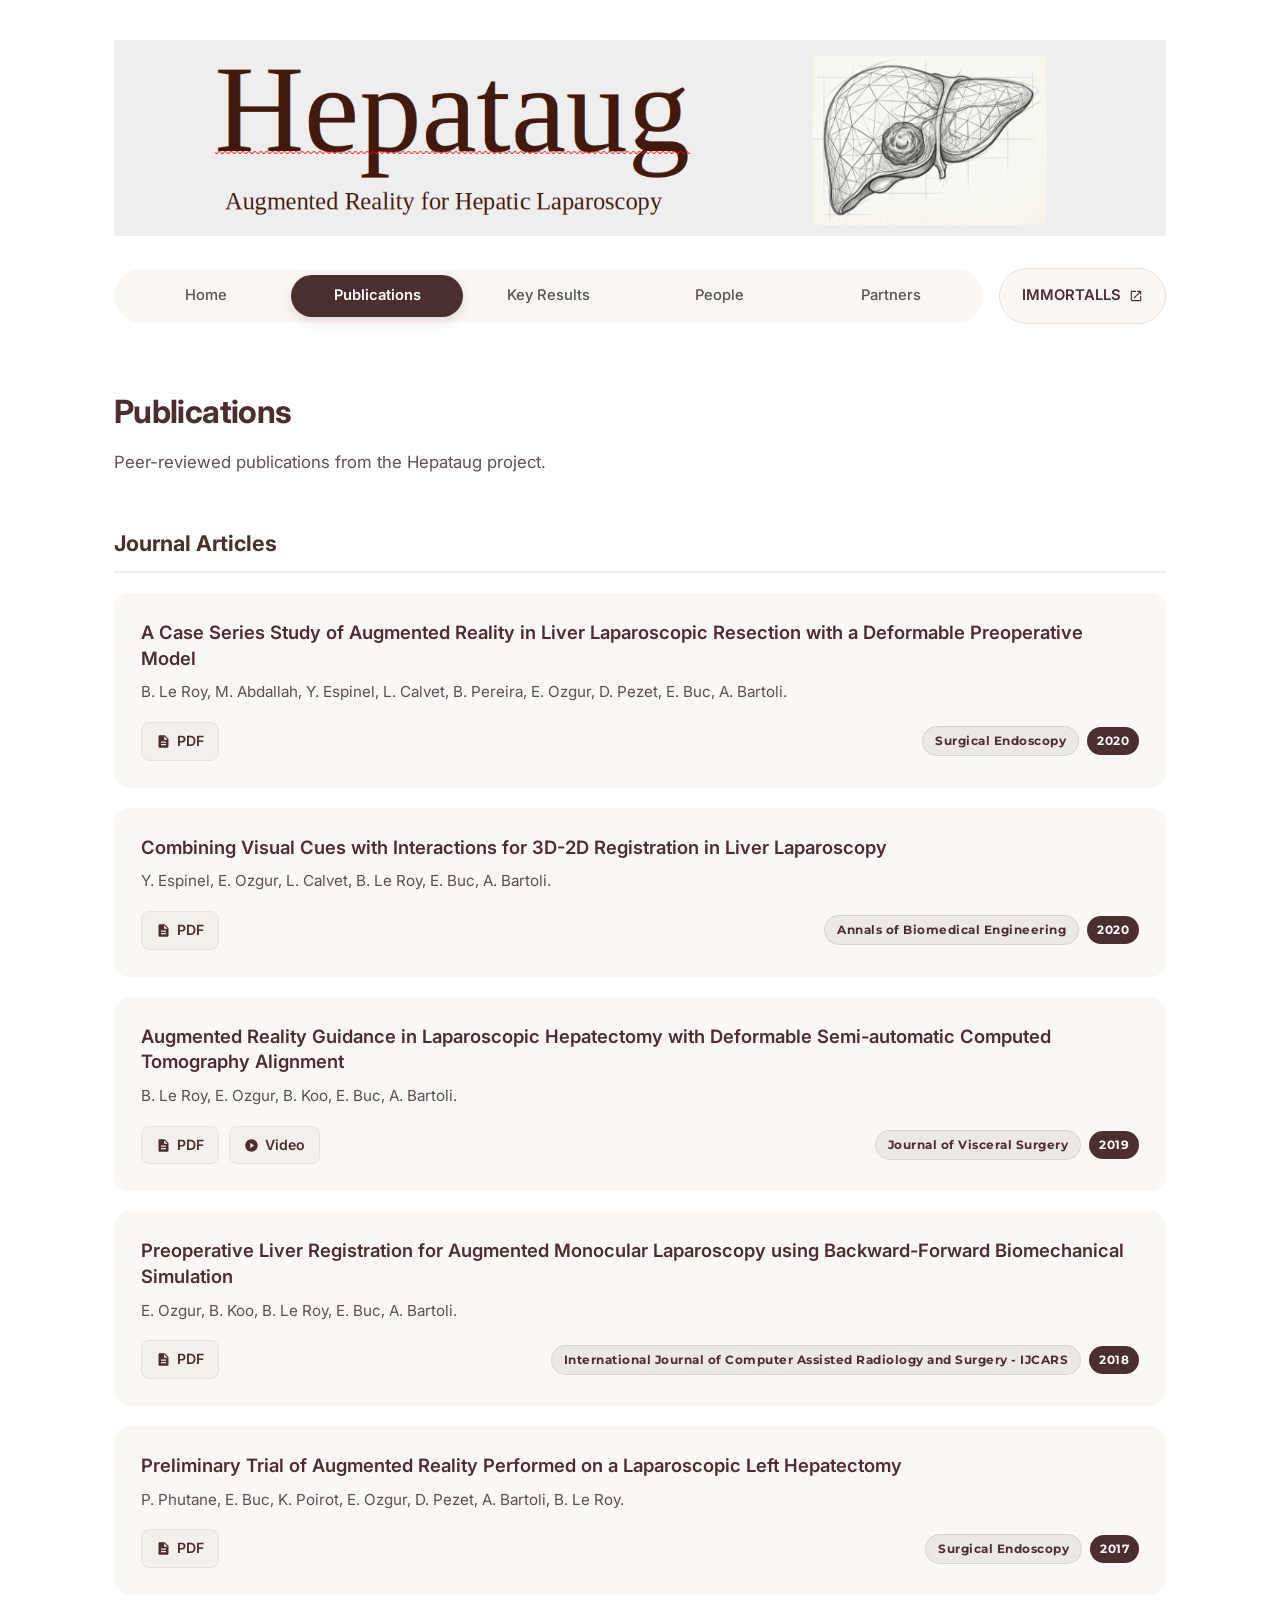
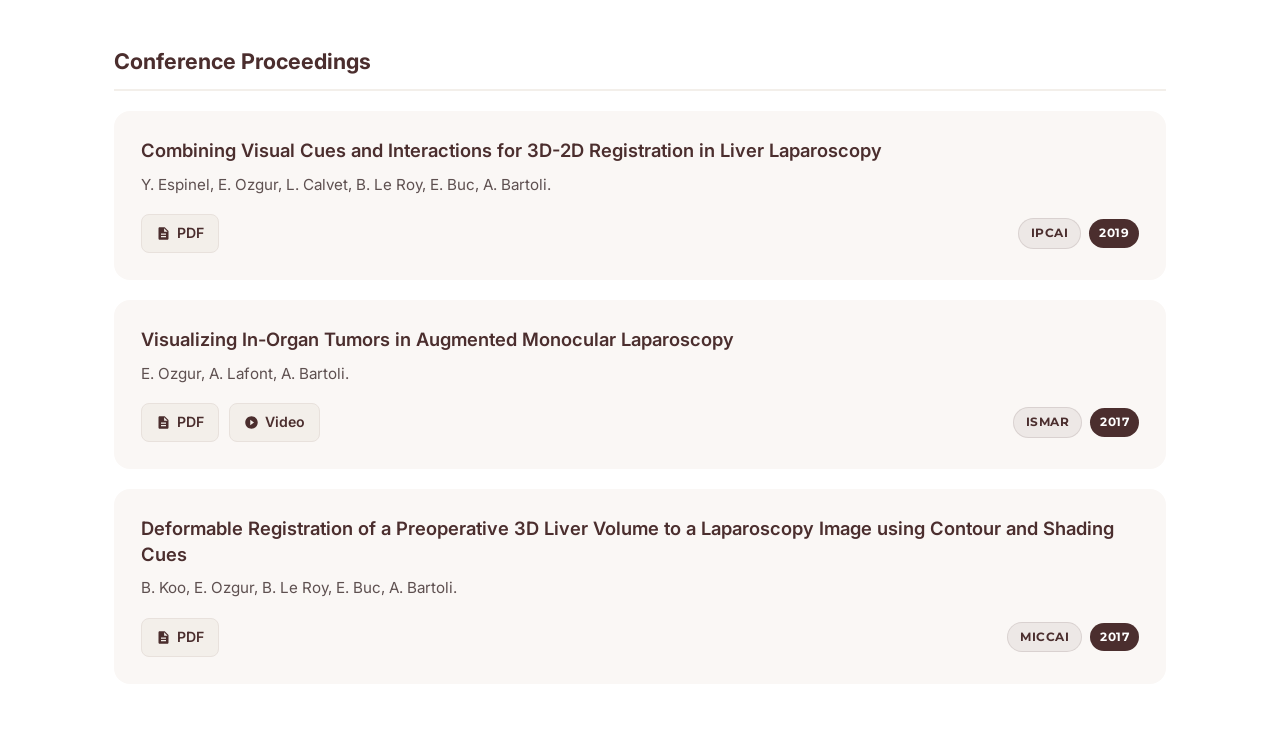
<file: hepataug-publications.html>
<!DOCTYPE html>
<html lang="en">
<head>
  <meta charset="utf-8">
  <meta name="viewport" content="width=device-width, initial-scale=1">
  <title>Publications — Hepataug</title>
  
  <!-- Import Montserrat and Inter Fonts -->
  <link rel="preconnect" href="https://fonts.googleapis.com">
  <link rel="preconnect" href="https://fonts.gstatic.com" crossorigin>
  <link href="https://fonts.googleapis.com/css2?family=Inter:wght@400;500;600;700&family=Montserrat:wght@700&display=swap" rel="stylesheet">
  
  <style>
    :root {
      --primary: #4B2E2E;          
      --accent: #C86D51;           
      --bg: #FFFFFF;               
      --surface: #FAF7F5;          
      --surface-tint: #F3EFEA;     
      --text-main: #2C2424;        
      --text-muted: #5E5050;       
      --border: #E8E1DC;
      --radius: 16px;
      --max-width: 1100px;
    }

    * {
      box-sizing: border-box;
      margin: 0;
      padding: 0;
    }

    body {
      font-family: 'Inter', system-ui, -apple-system, sans-serif;
      background: var(--bg);
      color: var(--text-main);
      line-height: 1.75;
      -webkit-font-smoothing: antialiased;
    }

    /* Seamless Banner */
    .banner-wrapper {
      background: var(--bg);
      padding: 40px 0 20px;
      text-align: center;
    }

    .banner-wrapper img {
      max-width: var(--max-width);
      width: 100%;
      height: auto;
      display: block;
      margin: 0 auto;
      padding: 0 24px;
    }

    /* Navigation Bar matching Banner Width */
    header {
      background: var(--bg);
      position: sticky;
      top: 0;
      z-index: 100;
      backdrop-filter: blur(8px);
      padding: 12px 0;
    }

    nav {
      max-width: var(--max-width);
      width: 100%;
      margin: 0 auto;
      padding: 0 24px;
      display: flex;
      align-items: center;
      gap: 16px;
    }

    /* Main Navigation Pill Group */
    .nav-links {
      display: flex;
      justify-content: space-between;
      align-items: center;
      background: var(--surface);
      padding: 6px;
      border-radius: 50px;
      flex: 1;
    }

    .nav-links a {
      text-decoration: none;
      color: var(--text-muted);
      font-weight: 500;
      font-size: 0.92rem;
      transition: all 0.2s ease;
      white-space: nowrap;
      padding: 8px 20px;
      border-radius: 30px;
      text-align: center;
      flex: 1;
    }

    .nav-links a:hover {
      color: var(--primary);
      background: rgba(75, 46, 46, 0.04);
    }

    .nav-links a.active {
      color: #FFFFFF;
      background: var(--primary);
      font-weight: 600;
      box-shadow: 0 4px 12px rgba(75, 46, 46, 0.15);
    }

    /* IMMORTALLS Companion Link Button */
    .nav-immortalls {
      text-decoration: none;
      background: var(--surface);
      color: var(--primary);
      font-weight: 600;
      font-size: 0.92rem;
      padding: 14px 22px;
      border-radius: 50px;
      display: inline-flex;
      align-items: center;
      gap: 8px;
      white-space: nowrap;
      transition: all 0.2s ease;
      border: 1px solid var(--border);
    }

    .nav-immortalls:hover {
      background: var(--primary);
      color: #FFFFFF;
      border-color: var(--primary);
      transform: translateY(-1px);
    }

    .nav-immortalls svg {
      width: 14px;
      height: 14px;
      fill: currentColor;
    }

    /* Main Container */
    .container {
      max-width: var(--max-width);
      margin: 48px auto 64px;
      padding: 0 24px;
    }

    .page-title {
      font-size: 2rem;
      color: var(--primary);
      font-weight: 700;
      margin-bottom: 8px;
      letter-spacing: -0.02em;
    }

    .intro {
      color: var(--text-muted);
      margin-bottom: 36px;
      font-size: 1.05rem;
    }

    /* Section Headers */
    .pub-section-title {
      margin-top: 48px;
      margin-bottom: 20px;
      padding-bottom: 8px;
      border-bottom: 2px solid var(--surface-tint);
      color: var(--primary);
      font-size: 1.35rem;
      font-weight: 700;
    }

    /* Streamlined Publication Card Design */
    .pub {
      background: var(--surface);
      padding: 26px;
      margin: 20px 0;
      border-radius: var(--radius);
      border: 1px solid transparent;
      transition: transform 0.2s ease, box-shadow 0.2s ease, border-color 0.2s ease;
    }

    .pub:hover {
      transform: translateY(-2px);
      box-shadow: 0 12px 30px -10px rgba(75, 46, 46, 0.08);
      border-color: var(--border);
    }

    .pub h3 {
      margin: 0 0 8px;
      font-size: 1.15rem;
      color: var(--primary);
      font-weight: 600;
      line-height: 1.4;
    }

    .pub p {
      margin: 0;
      font-size: .95rem;
      color: var(--text-muted);
    }

    .pub-footer {
      margin-top: 16px;
      display: flex;
      flex-wrap: wrap;
      justify-content: space-between;
      align-items: center;
      gap: 12px;
    }

    .links {
      display: flex;
      flex-wrap: wrap;
      gap: 10px;
      align-items: center;
    }

    .btn {
      text-decoration: none;
      background: var(--surface-tint);
      color: var(--primary);
      padding: 6px 14px;
      border-radius: 8px;
      font-size: .88rem;
      display: inline-flex;
      align-items: center;
      gap: 6px;
      font-weight: 600;
      border: 1px solid var(--border);
      transition: all 0.2s ease;
    }

    .btn svg {
      width: 15px;
      height: 15px;
      fill: currentColor;
      display: block;
    }

    .btn:hover {
      background: var(--primary);
      color: #FFFFFF;
      border-color: var(--primary);
    }

    .btn:active {
      transform: scale(0.98);
    }

    .pub-tags {
      display: flex;
      gap: 8px;
      align-items: center;
      margin-left: auto;
    }

    .pub-year-tag {
      background: var(--primary);
      color: #FFFFFF;
      padding: 4px 10px;
      border-radius: 20px;
      font-family: 'Montserrat', sans-serif;
      font-size: 0.72rem;
      font-weight: 700;
      letter-spacing: 0.5px;
    }

    .pub-acronym {
      background: rgba(75, 46, 46, 0.07);
      color: var(--primary);
      padding: 4px 12px;
      border-radius: 20px;
      border: 1px solid rgba(75, 46, 46, 0.12);
      font-family: 'Montserrat', sans-serif;
      font-size: 0.72rem;
      font-weight: 700;
      letter-spacing: 0.5px;
    }

    /* Mobile Responsive */
    @media (max-width: 950px) {
      nav {
        flex-direction: column;
        align-items: stretch;
        gap: 8px;
      }

      .nav-links {
        overflow-x: auto;
        justify-content: flex-start;
        border-radius: 12px;
      }

      .nav-links a {
        flex: unset;
        padding: 6px 14px;
      }

      .nav-immortalls {
        justify-content: center;
        border-radius: 12px;
        padding: 10px;
      }

      .container {
        margin: 24px auto;
        padding: 0 16px;
      }

      .pub-footer {
        flex-direction: column;
        align-items: flex-start;
      }

      .pub-tags {
        margin-left: 0;
      }
    }
  </style>
</head>
<body>

  <!-- Seamless Hero Banner -->
  <div class="banner-wrapper">
    <img src="page_files/Hepataug-banner.png" alt="Hepataug Header Banner">
  </div>

  <!-- Navigation with IMMORTALLS Companion Link -->
  <header>
    <nav>
      <div class="nav-links">
        <a href="hepataug.html">Home</a>
        <a href="hepataug-publications.html" class="active">Publications</a>
        <a href="hepataug-key-results.html">Key Results</a>
        <a href="hepataug-people.html">People</a>
        <a href="hepataug-partners.html">Partners</a>
      </div>
      
      <!-- IMMORTALLS Project Link -->
      <a href="immortalls.html" class="nav-immortalls">
        <span>IMMORTALLS</span>
        <svg viewBox="0 0 24 24"><path d="M19 19H5V5h7V3H5c-1.1 0-2 .9-2 2v14c0 1.1.9 2 2 2h14c1.1 0 2-.9 2-2v-7h-2v7zM14 3v2h3.59l-9.83 9.83 1.41 1.41L19 6.41V10h2V3h-7z"/></svg>
      </a>
    </nav>
  </header>

  <!-- Main Content -->
  <main class="container">
    <h1 class="page-title">Publications</h1>
    <p class="intro">Peer-reviewed publications from the Hepataug project.</p>
    
    <!-- Journal Articles Section -->
    <h2 class="pub-section-title">Journal Articles</h2>

    <article class="pub">
      <h3>A Case Series Study of Augmented Reality in Liver Laparoscopic Resection with a Deformable Preoperative Model</h3>
      <p>B. Le Roy, M. Abdallah, Y. Espinel, L. Calvet, B. Pereira, E. Ozgur, D. Pezet, E. Buc, A. Bartoli. </p>
      <div class="pub-footer">
        <div class="links">
          <a class="btn pdf" href="./papers/surgical-endoscopy20.pdf" target="_blank">
            <svg viewBox="0 0 24 24"><path d="M14 2H6c-1.1 0-1.99.9-1.99 2L4 20c0 1.1.89 2 1.99 2H18c1.1 0 2-.9 2-2V8l-6-6zm2 16H8v-2h8v2zm0-4H8v-2h8v2zm-3-5V3.5L18.5 9H13z"/></svg>
            <span>PDF</span>
          </a>
        </div>
        <div class="pub-tags">
          <span class="pub-acronym">Surgical Endoscopy</span>
          <span class="pub-year-tag">2020</span>
        </div>
      </div>
    </article>

    <article class="pub">
      <h3>Combining Visual Cues with Interactions for 3D-2D Registration in Liver Laparoscopy</h3>
      <p>Y. Espinel, E. Ozgur, L. Calvet, B. Le Roy, E. Buc, A. Bartoli. </p>
      <div class="pub-footer">
        <div class="links">
          <a class="btn pdf" href="./papers/abme20.pdf" target="_blank">
            <svg viewBox="0 0 24 24"><path d="M14 2H6c-1.1 0-1.99.9-1.99 2L4 20c0 1.1.89 2 1.99 2H18c1.1 0 2-.9 2-2V8l-6-6zm2 16H8v-2h8v2zm0-4H8v-2h8v2zm-3-5V3.5L18.5 9H13z"/></svg>
            <span>PDF</span>
          </a>
        </div>
        <div class="pub-tags">
          <span class="pub-acronym">Annals of Biomedical Engineering</span>
          <span class="pub-year-tag">2020</span>
        </div>
      </div>
    </article>

    <article class="pub">
      <h3>Augmented Reality Guidance in Laparoscopic Hepatectomy with Deformable Semi-automatic Computed Tomography Alignment</h3>
      <p>B. Le Roy, E. Ozgur, B. Koo, E. Buc, A. Bartoli. </p>
      <div class="pub-footer">
        <div class="links">
          <a class="btn pdf" href="./papers/jvs19.pdf" target="_blank">
            <svg viewBox="0 0 24 24"><path d="M14 2H6c-1.1 0-1.99.9-1.99 2L4 20c0 1.1.89 2 1.99 2H18c1.1 0 2-.9 2-2V8l-6-6zm2 16H8v-2h8v2zm0-4H8v-2h8v2zm-3-5V3.5L18.5 9H13z"/></svg>
            <span>PDF</span>
          </a>
          <a class="btn video" href="https://www.youtube.com/watch?v=Lp0HtOYdZ7A" target="_blank">
            <svg viewBox="0 0 24 24"><path d="M12 2C6.48 2 2 6.48 2 12s4.48 10 10 10 10-4.48 10-10S17.52 2 12 2zm-2 14.5v-9l6 4.5-6 4.5z"/></svg>
            <span>Video</span>
          </a>
        </div>
        <div class="pub-tags">
          <span class="pub-acronym">Journal of Visceral Surgery</span>
          <span class="pub-year-tag">2019</span>
        </div>
      </div>
    </article>

    <article class="pub">
      <h3>Preoperative Liver Registration for Augmented Monocular Laparoscopy using Backward-Forward Biomechanical Simulation</h3>
      <p>E. Ozgur, B. Koo, B. Le Roy, E. Buc, A. Bartoli. </p>
      <div class="pub-footer">
        <div class="links">
          <a class="btn pdf" href="./papers/ijcars18.pdf" target="_blank">
            <svg viewBox="0 0 24 24"><path d="M14 2H6c-1.1 0-1.99.9-1.99 2L4 20c0 1.1.89 2 1.99 2H18c1.1 0 2-.9 2-2V8l-6-6zm2 16H8v-2h8v2zm0-4H8v-2h8v2zm-3-5V3.5L18.5 9H13z"/></svg>
            <span>PDF</span>
          </a>
        </div>
        <div class="pub-tags">
          <span class="pub-acronym">International Journal of Computer Assisted Radiology and Surgery - IJCARS</span>
          <span class="pub-year-tag">2018</span>
        </div>
      </div>
    </article>

    <article class="pub">
      <h3>Preliminary Trial of Augmented Reality Performed on a Laparoscopic Left Hepatectomy</h3>
      <p>P. Phutane, E. Buc, K. Poirot, E. Ozgur, D. Pezet, A. Bartoli, B. Le Roy. </p>
      <div class="pub-footer">
        <div class="links">
          <a class="btn pdf" href="./papers/surgical-endoscopy17.pdf" target="_blank">
            <svg viewBox="0 0 24 24"><path d="M14 2H6c-1.1 0-1.99.9-1.99 2L4 20c0 1.1.89 2 1.99 2H18c1.1 0 2-.9 2-2V8l-6-6zm2 16H8v-2h8v2zm0-4H8v-2h8v2zm-3-5V3.5L18.5 9H13z"/></svg>
            <span>PDF</span>
          </a>
        </div>
        <div class="pub-tags">
          <span class="pub-acronym">Surgical Endoscopy</span>
          <span class="pub-year-tag">2017</span>
        </div>
      </div>
    </article>

    <!-- Conference Proceedings Section -->
    <h2 class="pub-section-title">Conference Proceedings</h2>

    <article class="pub">
      <h3>Combining Visual Cues and Interactions for 3D-2D Registration in Liver Laparoscopy</h3>
      <p>Y. Espinel, E. Ozgur, L. Calvet, B. Le Roy, E. Buc, A. Bartoli. </p>
      <div class="pub-footer">
        <div class="links">
          <a class="btn pdf" href="./papers/ipcai19.pdf" target="_blank">
            <svg viewBox="0 0 24 24"><path d="M14 2H6c-1.1 0-1.99.9-1.99 2L4 20c0 1.1.89 2 1.99 2H18c1.1 0 2-.9 2-2V8l-6-6zm2 16H8v-2h8v2zm0-4H8v-2h8v2zm-3-5V3.5L18.5 9H13z"/></svg>
            <span>PDF</span>
          </a>
        </div>
        <div class="pub-tags">
          <span class="pub-acronym">IPCAI</span>
          <span class="pub-year-tag">2019</span>
        </div>
      </div>
    </article>
    
    <article class="pub">
      <h3>Visualizing In-Organ Tumors in Augmented Monocular Laparoscopy</h3>
      <p>E. Ozgur, A. Lafont, A. Bartoli. </p>
      <div class="pub-footer">
        <div class="links">
          <a class="btn pdf" href="./papers/ismar17.pdf" target="_blank">
            <svg viewBox="0 0 24 24"><path d="M14 2H6c-1.1 0-1.99.9-1.99 2L4 20c0 1.1.89 2 1.99 2H18c1.1 0 2-.9 2-2V8l-6-6zm2 16H8v-2h8v2zm0-4H8v-2h8v2zm-3-5V3.5L18.5 9H13z"/></svg>
            <span>PDF</span>
          </a>
          <a class="btn video" href="./videos/ismar17-video.mp4" target="_blank">
            <svg viewBox="0 0 24 24"><path d="M12 2C6.48 2 2 6.48 2 12s4.48 10 10 10 10-4.48 10-10S17.52 2 12 2zm-2 14.5v-9l6 4.5-6 4.5z"/></svg>
            <span>Video</span>
          </a>
        </div>
        <div class="pub-tags">
          <span class="pub-acronym">ISMAR</span>
          <span class="pub-year-tag">2017</span>
        </div>
      </div>
    </article>

    <article class="pub">
      <h3>Deformable Registration of a Preoperative 3D Liver Volume to a Laparoscopy Image using Contour and Shading Cues</h3>
      <p>B. Koo, E. Ozgur, B. Le Roy, E. Buc, A. Bartoli. </p>
      <div class="pub-footer">
        <div class="links">
          <a class="btn pdf" href="./papers/miccai17.pdf" target="_blank">
            <svg viewBox="0 0 24 24"><path d="M14 2H6c-1.1 0-1.99.9-1.99 2L4 20c0 1.1.89 2 1.99 2H18c1.1 0 2-.9 2-2V8l-6-6zm2 16H8v-2h8v2zm0-4H8v-2h8v2zm-3-5V3.5L18.5 9H13z"/></svg>
            <span>PDF</span>
          </a>
        </div>
        <div class="pub-tags">
          <span class="pub-acronym">MICCAI</span>
          <span class="pub-year-tag">2017</span>
        </div>
      </div>
    </article>

  </main>

</body>
</html>
</file>
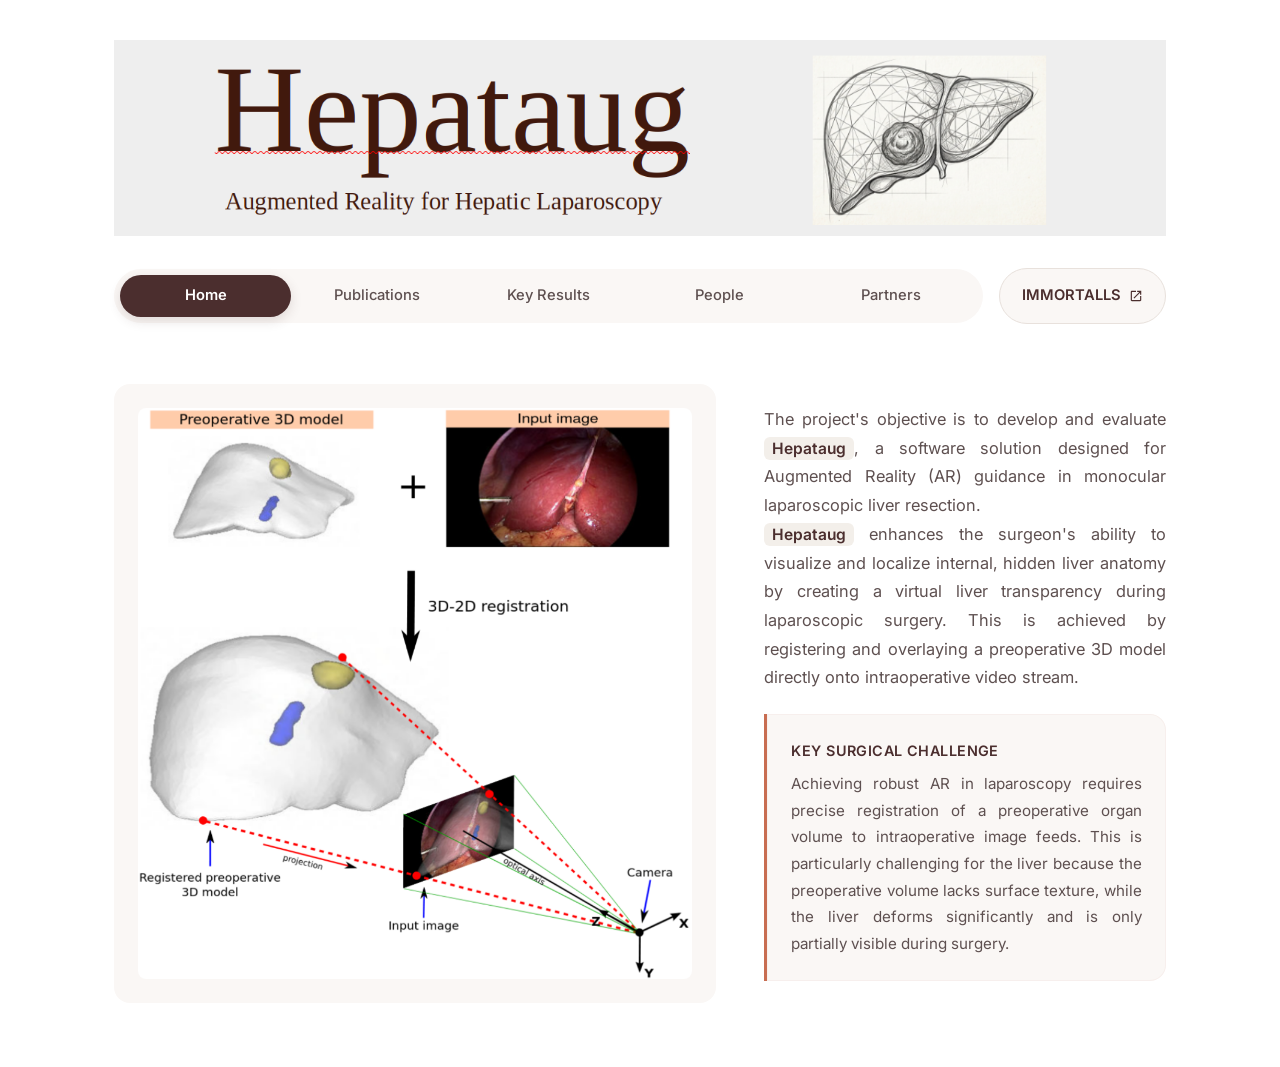
<file: hepataug.html>
<!DOCTYPE html>
<html lang="en">
<head>
  <meta charset="utf-8">
  <meta name="viewport" content="width=device-width, initial-scale=1">
  <title>Hepataug — Augmented Reality for Hepatic Laparoscopy[cite: 2]</title>
  <link rel="preconnect" href="https://fonts.googleapis.com">
  <link rel="preconnect" href="https://fonts.gstatic.com" crossorigin>
  <link href="https://fonts.googleapis.com/css2?family=Inter:wght@400;500;600;700&display=swap" rel="stylesheet">
  
  <style>
    :root {
      --primary: #4B2E2E;          
      --accent: #C86D51;           
      --bg: #FFFFFF;               
      --surface: #FAF7F5;          
      --surface-tint: #F3EFEA;     
      --text-main: #2C2424;        
      --text-muted: #5E5050;       
      --border: #E8E1DC;
      --radius: 16px;
      --max-width: 1100px;
    }

    * {
      box-sizing: border-box;
      margin: 0;
      padding: 0;
    }

    body {
      font-family: 'Inter', system-ui, -apple-system, sans-serif;
      background: var(--bg);
      color: var(--text-main);
      line-height: 1.75;
      -webkit-font-smoothing: antialiased;
    }

    /* Seamless Banner */
    .banner-wrapper {
      background: var(--bg);
      padding: 40px 0 20px;
      text-align: center;
    }

    .banner-wrapper img {
      max-width: var(--max-width);
      width: 100%;
      height: auto;
      display: block;
      margin: 0 auto;
      padding: 0 24px;
    }

    /* Navigation Bar matching Banner Width */
    header {
      background: var(--bg);
      position: sticky;
      top: 0;
      z-index: 100;
      backdrop-filter: blur(8px);
      padding: 12px 0;
    }

    nav {
      max-width: var(--max-width);
      width: 100%;
      margin: 0 auto;
      padding: 0 24px;
      display: flex;
      align-items: center;
      gap: 16px;
    }

    /* Main Navigation Pill Group */
    .nav-links {
      display: flex;
      justify-content: space-between;
      align-items: center;
      background: var(--surface);
      padding: 6px;
      border-radius: 50px;
      flex: 1;
    }

    .nav-links a {
      text-decoration: none;
      color: var(--text-muted);
      font-weight: 500;
      font-size: 0.92rem;
      transition: all 0.2s ease;
      white-space: nowrap;
      padding: 8px 20px;
      border-radius: 30px;
      text-align: center;
      flex: 1;
    }

    .nav-links a:hover {
      color: var(--primary);
      background: rgba(75, 46, 46, 0.04);
    }

    .nav-links a.active {
      color: #FFFFFF;
      background: var(--primary);
      font-weight: 600;
      box-shadow: 0 4px 12px rgba(75, 46, 46, 0.15);
    }

    /* IMMORTALLS Companion Link Button */
    .nav-immortalls {
      text-decoration: none;
      background: var(--surface);
      color: var(--primary);
      font-weight: 600;
      font-size: 0.92rem;
      padding: 14px 22px;
      border-radius: 50px;
      display: inline-flex;
      align-items: center;
      gap: 8px;
      white-space: nowrap;
      transition: all 0.2s ease;
      border: 1px solid var(--border);
    }

    .nav-immortalls:hover {
      background: var(--primary);
      color: #FFFFFF;
      border-color: var(--primary);
      transform: translateY(-1px);
    }

    .nav-immortalls svg {
      width: 14px;
      height: 14px;
      fill: currentColor;
    }

    /* Main Container */
    .container {
      max-width: var(--max-width);
      margin: 48px auto 64px;
      padding: 0 24px;
    }

    /* Asymmetric Balanced Grid */
    .project-grid {
      display: grid;
      grid-template-columns: 1.2fr 0.8fr;
      gap: 48px;
      align-items: center;
    }

    /* Borderless Figure Card with Soft Hover */
    .project-card {
      background: var(--surface);
      border-radius: var(--radius);
      padding: 24px;
      display: flex;
      align-items: center;
      justify-content: center;
      transition: transform 0.3s ease, box-shadow 0.3s ease;
    }

    .project-card:hover {
      transform: translateY(-2px);
      box-shadow: 0 12px 30px -10px rgba(75, 46, 46, 0.08);
    }

    .project-card img {
      width: 100%;
      height: auto;
      border-radius: 8px;
      display: block;
    }

    /* Editorial Text Content */
    .project-content {
      display: flex;
      flex-direction: column;
      gap: 22px;
    }

    .project-description p {
      color: var(--text-muted);
      font-size: 1.025rem;
      text-align: justify;
      text-justify: inter-word;
    }

    .project-description code {
      background: var(--surface-tint);
      color: var(--primary);
      padding: 2px 8px;
      border-radius: 6px;
      font-family: inherit;
      font-weight: 600;
      font-size: 0.95em;
    }

    /* Enhanced Challenge Callout Box */
    .challenge-box {
      padding: 24px;
      background: var(--surface);
      border-left: 3px solid var(--accent);
      border-radius: 0 var(--radius) var(--radius) 0;
      font-size: 0.95rem;
      color: var(--text-muted);
      text-align: justify;
      text-justify: inter-word;
      box-shadow: inset 0 0 0 1px rgba(200, 109, 81, 0.05);
    }

    .challenge-box-header {
      display: flex;
      align-items: center;
      gap: 8px;
      margin-bottom: 8px;
    }

    .challenge-box strong {
      color: var(--primary);
      font-weight: 600;
      font-size: 0.9rem;
      letter-spacing: 0.03em;
      text-transform: uppercase;
    }

    /* Mobile Responsive */
    @media (max-width: 950px) {
      nav {
        flex-direction: column;
        align-items: stretch;
        gap: 8px;
      }

      .project-grid {
        grid-template-columns: 1fr;
        gap: 32px;
      }
      
      .container {
        margin: 24px auto;
        padding: 0 16px;
      }

      .nav-links {
        overflow-x: auto;
        justify-content: flex-start;
        border-radius: 12px;
      }

      .nav-links a {
        flex: unset;
        padding: 6px 14px;
      }

      .nav-immortalls {
        justify-content: center;
        border-radius: 12px;
        padding: 10px;
      }
    }
  </style>
</head>
<body>

  <!-- Seamless Hero Banner -->
  <div class="banner-wrapper">
    <img src="page_files/Hepataug-banner.png" alt="Hepataug Header Banner">
  </div>

  <!-- Navigation with IMMORTALLS Companion Link -->
  <header>
    <nav>
      <div class="nav-links">
        <a href="hepataug.html" class="active">Home</a>
        <a href="hepataug-publications.html">Publications</a>
        <a href="hepataug-key-results.html">Key Results</a>
        <a href="hepataug-people.html">People</a>
        <a href="hepataug-partners.html">Partners</a>
      </div>

      <!-- IMMORTALLS Project Link -->
      <a href="immortalls.html" class="nav-immortalls">
        <span>IMMORTALLS</span>
        <svg viewBox="0 0 24 24"><path d="M19 19H5V5h7V3H5c-1.1 0-2 .9-2 2v14c0 1.1.9 2 2 2h14c1.1 0 2-.9 2-2v-7h-2v7zM14 3v2h3.59l-9.83 9.83 1.41 1.41L19 6.41V10h2V3h-7z"/></svg>
      </a>
    </nav>
  </header>

  <!-- Main Content -->
  <main class="container">
    <div class="project-grid">
      
      <!-- Pipeline Diagram Card -->
      <div class="project-card">
        <img src="page_files/Hepataug-pipeline.png" alt="Hepataug project 3D-2D registration pipeline[cite: 2]">
      </div>

      <!-- Overview Text Section -->
      <article class="project-content">
        <div class="project-description">
          <p>
            The project's objective is to develop and evaluate <code>Hepataug</code>, a software solution designed for Augmented Reality (AR) guidance in monocular laparoscopic liver resection.
          </p>
          <p>
            <code>Hepataug</code> enhances the surgeon's ability to visualize and localize internal, hidden liver anatomy by creating a virtual liver transparency during laparoscopic surgery. This is achieved by registering and overlaying a preoperative 3D model directly onto intraoperative video stream.
          </p>
        </div>

        <div class="challenge-box">
          <div class="challenge-box-header">
            <strong>Key Surgical Challenge</strong>
          </div>
          Achieving robust AR in laparoscopy requires precise registration of a preoperative organ volume to intraoperative image feeds. This is particularly challenging for the liver because the preoperative volume lacks surface texture, while the liver deforms significantly and is only partially visible during surgery.
        </div>
      </article>

    </div>
  </main>

</body>
</html>
</file>
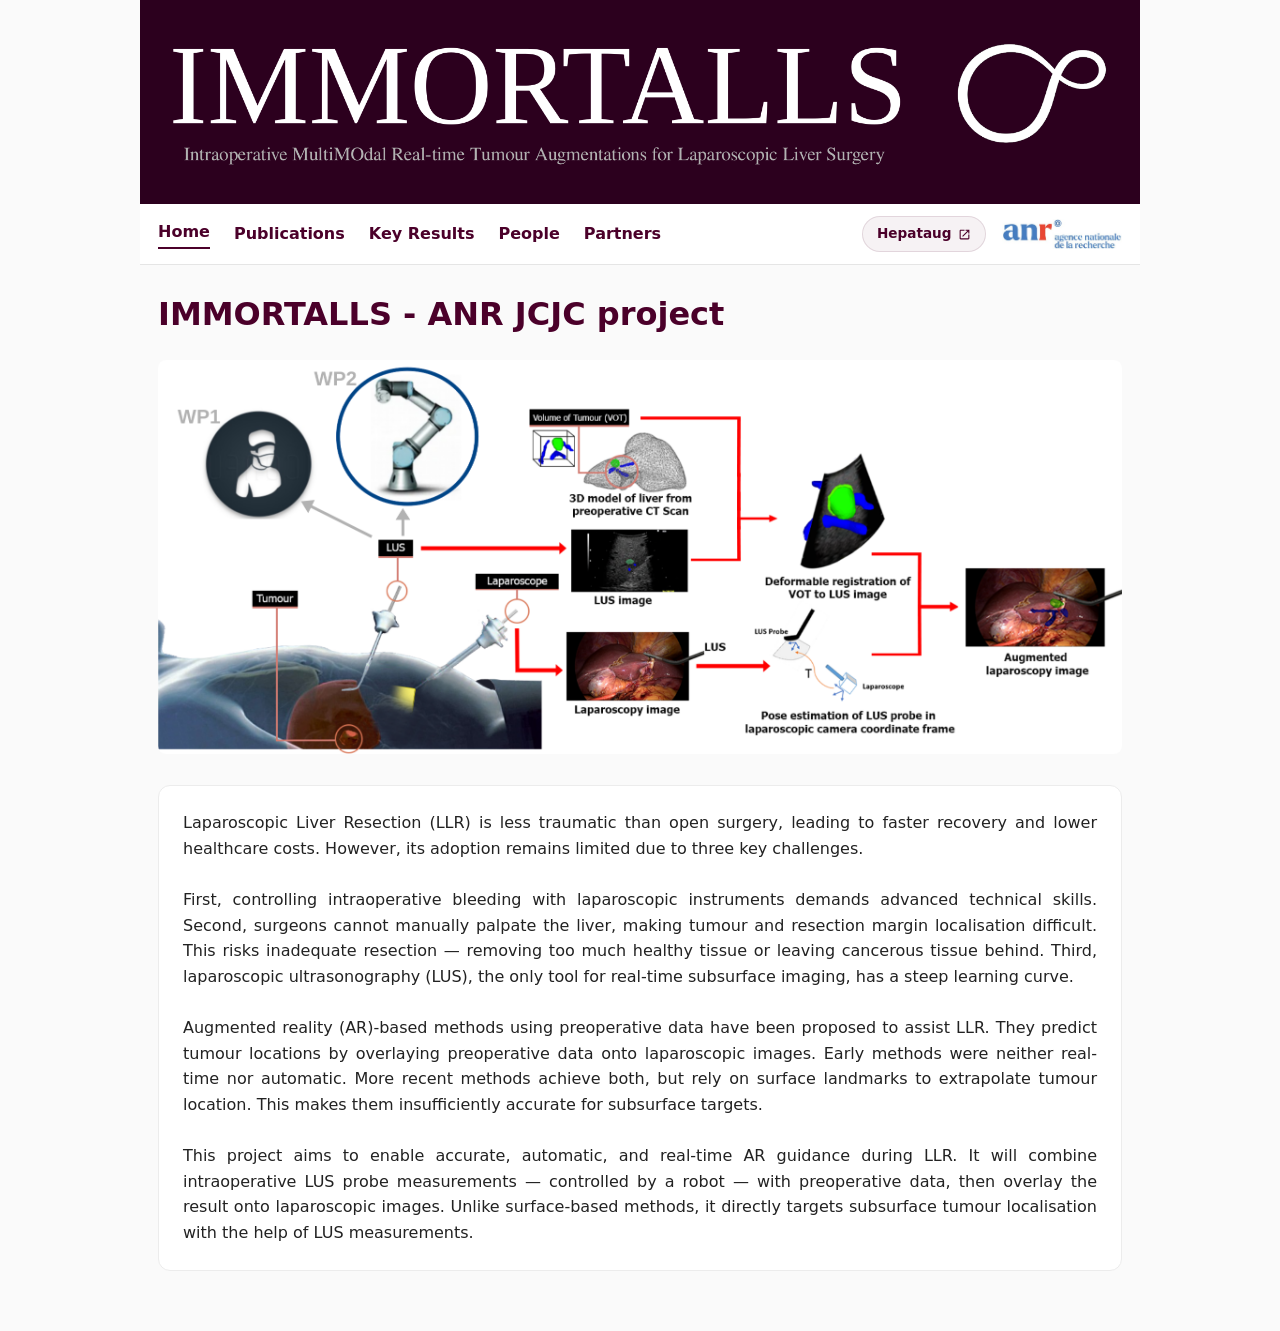
<file: immortalls.html>
<!DOCTYPE html>
<html lang="en">
<head>
<meta charset="utf-8">
<meta name="viewport" content="width=device-width, initial-scale=1">
<title>IMMORTALLS - ANR JCJC project</title>
<style>
:root{
--primary:#4b002a;
--bg:#fafafa;
--text:#222;
--muted:#666;
--border: #e5e5e5;
}
*{box-sizing:border-box}
body{
margin:0;
font-family:system-ui,-apple-system,Segoe UI,Arial,sans-serif;
background:var(--bg);
color:var(--text);
line-height:1.6;
}
.hero img{display:block; height:auto; max-width: 1000px; margin: auto; }
nav{
background:white;
border-bottom:1px solid var(--border);
padding:12px 18px;
display:flex;
align-items:center;
gap:24px;
overflow-x:auto;
max-width:1000px;
margin:0 auto;
}
nav a{text-decoration:none;color:var(--primary);font-weight:600;white-space:nowrap;}
.container{max-width:1000px;margin:auto;padding:24px 18px 60px;}
h1{margin:0 0 20px;font-size:2rem;color:var(--primary);}
nav a.active {opacity: 1; border-bottom: 2px solid var(--primary); padding-bottom: 2px;}

.nav-logo {
margin-left: auto; 
display: flex;
align-items: center;
gap: 16px;
}
.nav-logo img {
height: 30px;
width: auto;
}

/* Visually appealing Hepataug Project Link */
.nav-hepataug-link {
  display: inline-flex;
  align-items: center;
  gap: 6px;
  background: rgba(75, 0, 42, 0.05);
  color: var(--primary);
  padding: 6px 14px;
  border-radius: 20px;
  font-size: 0.85rem;
  font-weight: 600;
  text-decoration: none;
  border: 1px solid rgba(75, 0, 42, 0.12);
  transition: all 0.2s ease;
  white-space: nowrap;
}

.nav-hepataug-link:hover {
  background: var(--primary);
  color: #FFFFFF;
  border-color: var(--primary);
}

.nav-hepataug-link svg {
  width: 13px;
  height: 13px;
  fill: currentColor;
}

/* Added: Style for the pipeline figure container and image */
.project-figure {
width: 100%;
margin-bottom: 24px; /* Creates spacing between the image and the textbox */
text-align: center;
}
.project-figure img {
max-width: 100%; /* Ensures the image scales down nicely on mobile screens */
height: auto;
border-radius: 8px; /* Optional: adds slightly rounded corners to match the textbox */
}

/* Text styling customized to match the project aesthetics */
.project-description {
background: white;
padding: 24px;
border-radius: 12px;
border: 1px solid #ececec;
text-align: justify;
text-justify: inter-word;
margin: 0;
font-size: 1rem;
color: var(--text);
}
@media (max-width:700px){
.container{padding:18px 14px 40px;}
nav{padding:12px 14px;}
h1{font-size:1.7rem;}
.project-description {padding:18px;}
.project-figure {margin-bottom: 18px;} /* Slightly smaller margin on mobile */
}
</style>
</head>
<body>
<div class="hero">
<img src="page_files/immortalls-banner.png" alt="IMMORTALLS banner" style="display:block; max-width:1000px; height:auto; margin:0 auto;">
</div>

<nav>
<a href="immortalls.html" class="active">Home</a>
<a href="publications.html">Publications</a>
<a href="key-results.html" >Key Results</a>
<a href="people.html">People</a>
<a href="partners.html">Partners</a>

<div class="nav-logo">
  <!-- Smooth Hepataug Project Link -->
  <a href="hepataug.html" class="nav-hepataug-link">
    <span>Hepataug</span>
    <svg viewBox="0 0 24 24"><path d="M19 19H5V5h7V3H5c-1.1 0-2 .9-2 2v14c0 1.1.9 2 2 2h14c1.1 0 2-.9 2-2v-7h-2v7zM14 3v2h3.59l-9.83 9.83 1.41 1.41L19 6.41V10h2V3h-7z"/></svg>
  </a>
  <img src="page_files/logo-anr.jpg" alt="ANR Logo">
</div>
</nav>

<div class="container">
<h1>IMMORTALLS - ANR JCJC project</h1>

<div class="project-figure">
<img src="page_files/immortalls-pipeline.png" alt="IMMORTALLS project pipeline">
</div>

<p class="project-description">
Laparoscopic Liver Resection (LLR) is less traumatic than open surgery, leading to faster recovery and lower healthcare costs. However, its adoption remains limited due to three key challenges. <br><br>

First, controlling intraoperative bleeding with laparoscopic instruments demands advanced technical skills. Second, surgeons cannot manually palpate the liver, making tumour and resection margin localisation difficult. This risks inadequate resection — removing too much healthy tissue or leaving cancerous tissue behind. Third, laparoscopic ultrasonography (LUS), the only tool for real-time subsurface imaging, has a steep learning curve. <br><br>

Augmented reality (AR)-based methods using preoperative data have been proposed to assist LLR. They predict tumour locations by overlaying preoperative data onto laparoscopic images. Early methods were neither real-time nor automatic. More recent methods achieve both, but rely on surface landmarks to extrapolate tumour location. This makes them insufficiently accurate for subsurface targets. <br><br>

This project aims to enable accurate, automatic, and real-time AR guidance during LLR. It will combine intraoperative LUS probe measurements — controlled by a robot — with preoperative data, then overlay the result onto laparoscopic images. Unlike surface-based methods, it directly targets subsurface tumour localisation with the help of LUS measurements.

</p>
</div>
</body>
</html>
</file>
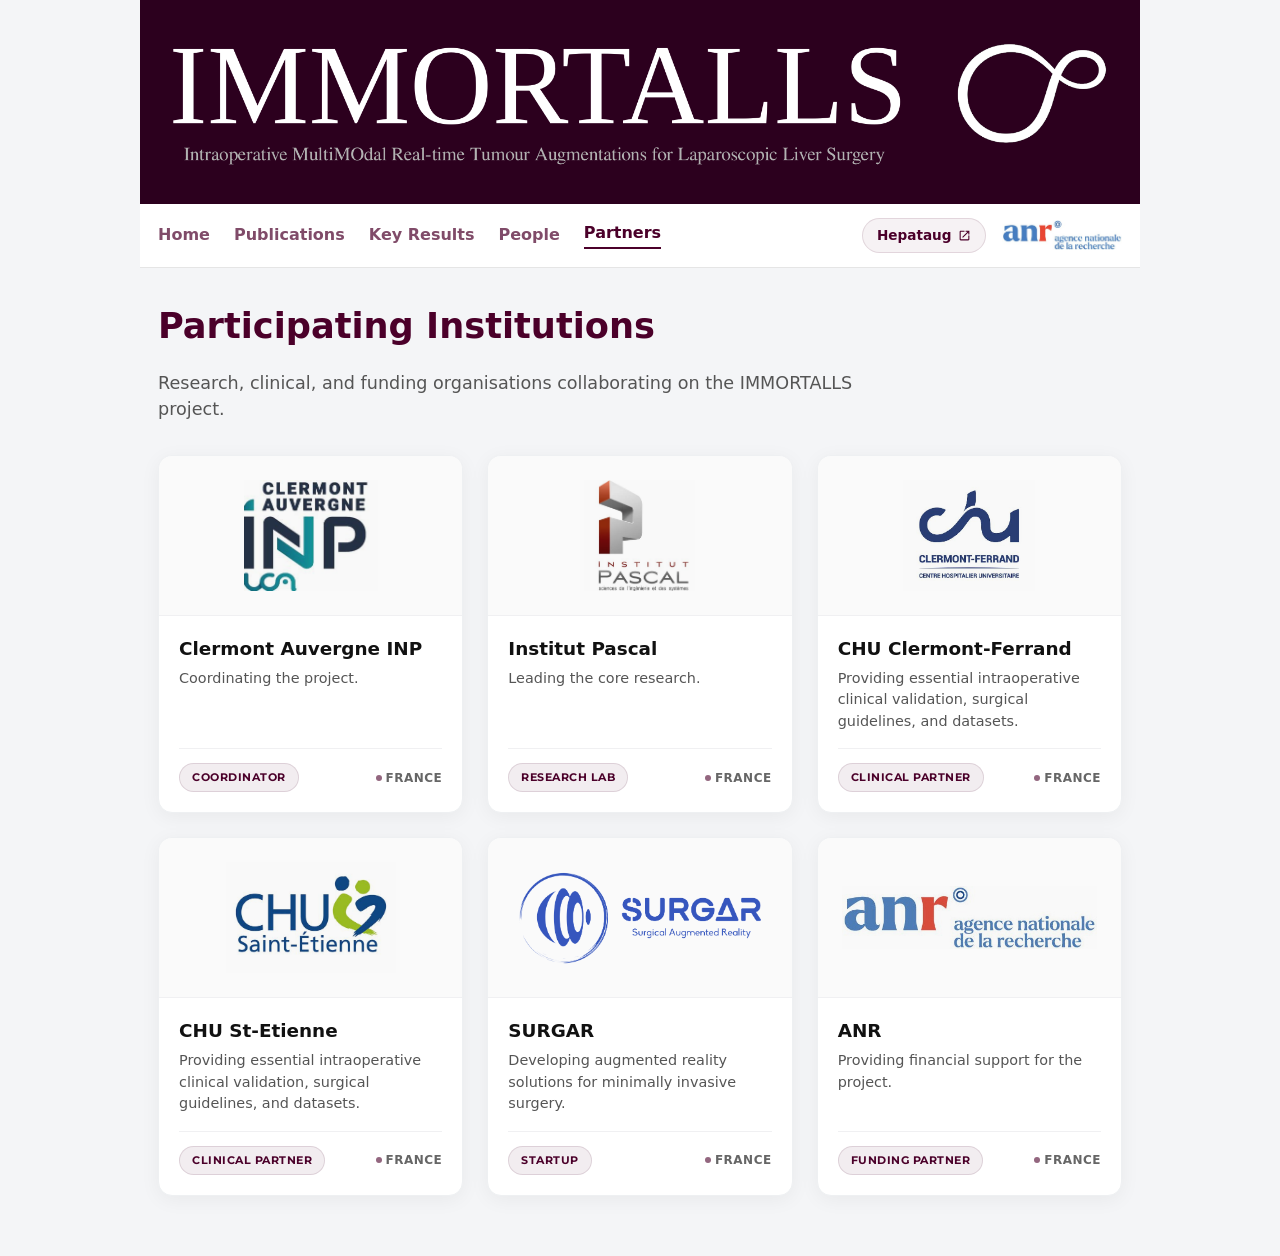
<file: partners.html>
<!DOCTYPE html>
<html lang="en">
<head>
<meta charset="utf-8">
<meta name="viewport" content="width=device-width, initial-scale=1">
<title>Partners - IMMORTALLS - ANR JCJC project</title>

<!-- Import Montserrat TrueType Font matching Key Results -->
<link rel="preconnect" href="https://fonts.googleapis.com">
<link rel="preconnect" href="https://fonts.gstatic.com" crossorigin>
<link href="https://fonts.googleapis.com/css2?family=Montserrat:wght@700&display=swap" rel="stylesheet">

<style>
:root{
--primary:#4b002a;
--primary-light: rgba(75, 0, 42, 0.05);
--bg:#f4f5f7;
--text:#1a1a1a;
--muted:#555;
}
*{box-sizing:border-box}
body{
margin:0;
font-family:system-ui,-apple-system,Segoe UI,Arial,sans-serif;
background:var(--bg);
color:var(--text);
line-height:1.5;
}
.hero img{display:block; height:auto; max-width: 1000px; margin: auto; }
nav{
background:white;
border-bottom:1px solid #e5e5e5;
padding:14px 18px;
display:flex;
align-items: center;
gap:24px;
overflow-x:auto;
max-width:1000px;
margin:0 auto;
}
nav a{text-decoration:none;color:var(--primary);font-weight:600;white-space:nowrap;opacity: 0.7;transition: opacity 0.2s;}
nav a:hover{opacity: 1;}
nav a.active {opacity: 1; border-bottom: 2px solid var(--primary); padding-bottom: 2px;}

.nav-logo {
  margin-left: auto;
  display: flex;
  align-items: center;
  gap: 16px;
}
.nav-logo img {
  height: 30px;
  width: auto;
}

/* Visually appealing Hepataug Project Link */
.nav-hepataug-link {
  display: inline-flex;
  align-items: center;
  gap: 6px;
  background: rgba(75, 0, 42, 0.05);
  color: var(--primary);
  padding: 6px 14px;
  border-radius: 20px;
  font-size: 0.85rem;
  font-weight: 600;
  text-decoration: none;
  border: 1px solid rgba(75, 0, 42, 0.12);
  transition: all 0.2s ease;
  white-space: nowrap;
  opacity: 1;
}

.nav-hepataug-link:hover {
  background: var(--primary);
  color: #FFFFFF;
  border-color: var(--primary);
}

.nav-hepataug-link svg {
  width: 13px;
  height: 13px;
  fill: currentColor;
}

.container{max-width:1000px;margin:auto;padding:32px 18px 60px;}
h1{margin:0;font-size:2.2rem;color:var(--primary);font-weight: 800;}
.intro{color:var(--muted);margin-bottom:32px;font-size:1.1rem;max-width: 700px;}

/* Partners Grid System based on Key Results layout */
.partners-grid {
display: grid;
grid-template-columns: repeat(auto-fill, minmax(280px, 1fr));
gap: 24px;
}
.partner-card {
background: white;
border-radius: 14px;
overflow: hidden;
box-shadow: 0 4px 20px rgba(0, 0, 0, 0.05);
transition: transform 0.3s ease, box-shadow 0.3s ease;
display: flex;
flex-direction: column;
border: 1px solid #eef0f2;
text-decoration: none;
color: inherit;
}
.partner-card:hover {
transform: translateY(-5px);
box-shadow: 0 12px 30px rgba(75, 0, 42, 0.08);
}

/* Beautiful Logo Canvas Header */
.logo-wrapper {
background: #fafafa;
width: 100%;
height: 160px;
display: flex;
align-items: center;
justify-content: center;
padding: 24px;
border-bottom: 1px solid #f0f0f2;
}
.logo-wrapper img {
max-width: 100%;
max-height: 100%;
object-fit: contain;
filter: grayscale(10%) contrast(95%);
transition: filter 0.3s ease;
}
.partner-card:hover .logo-wrapper img {
filter: grayscale(0%) contrast(100%);
}

/* Card Content Area */
.card-body {
padding: 20px;
display: flex;
flex-direction: column;
flex-grow: 1;
}
.card-body h3 {
margin: 0 0 6px 0;
font-size: 1.15rem;
line-height: 1.4;
color: #111;
font-weight: 700;
}
.card-body p {
margin: 0 0 16px 0;
font-size: 0.9rem;
color: var(--muted);
line-height: 1.5;
flex-grow: 1;
}

/* Card Footer Action Row */
.card-footer {
display: flex;
align-items: center;
justify-content: space-between;
border-top: 1px solid #f0f0f2;
padding-top: 14px;
margin-top: auto;
}

/* Original Pill Badge design from Template */
.partner-badge {
background: rgba(75, 0, 42, 0.07);
color: var(--primary);
padding: 5px 12px;
border-radius: 20px;
border: 1px solid rgba(75, 0, 42, 0.12);
font-family: 'Montserrat', sans-serif;
font-size: 0.7rem;
font-weight: 700;
letter-spacing: 0.5px;
display: inline-block;
text-transform: uppercase;
}

/* Location Tag Indicator */
.location-tag {
display: flex;
align-items: center;
gap: 4px;
font-size: 0.75rem;
font-weight: 700;
text-transform: uppercase;
color: #666;
letter-spacing: 0.5px;
}
.location-dot {
width: 6px;
height: 6px;
background: var(--primary);
border-radius: 50%;
opacity: 0.6;
}

@media (max-width:640px){
.partners-grid { grid-template-columns: 1fr; gap: 20px; }
}
@media (max-width:700px){
.container{padding:24px 14px 40px;}
nav{padding:14px 14px;}
h1{font-size:1.8rem;}
}
</style>
</head>
<body>

<div class="hero">
<img src="page_files/immortalls-banner.png" alt="IMMORTALLS banner">
</div>

<nav>
<a href="immortalls.html">Home</a>
<a href="publications.html">Publications</a>
<a href="key-results.html">Key Results</a>
<a href="people.html">People</a>
<a href="partners.html" class="active">Partners</a>

<div class="nav-logo">
  <!-- Smooth Hepataug Project Link -->
  <a href="hepataug.html" class="nav-hepataug-link">
    <span>Hepataug</span>
    <svg viewBox="0 0 24 24"><path d="M19 19H5V5h7V3H5c-1.1 0-2 .9-2 2v14c0 1.1.9 2 2 2h14c1.1 0 2-.9 2-2v-7h-2v7zM14 3v2h3.59l-9.83 9.83 1.41 1.41L19 6.41V10h2V3h-7z"/></svg>
  </a>
  <img src="page_files/logo-anr.jpg" alt="ANR Logo">
</div>
</nav>

<div class="container">
<h1>Participating Institutions</h1>
<p class="intro">Research, clinical, and funding organisations collaborating on the IMMORTALLS project.</p>

<div class="partners-grid">

  <!-- Partner Card CAINP -->
  <a href="https://www.clermont-auvergne-inp.fr/" class="partner-card" target="_blank">
    <div class="logo-wrapper">
      <img src="page_files/logo-CAINP.png" alt="University Logo">
    </div>
    <div class="card-body">
      <h3>Clermont Auvergne INP</h3>
      <p>Coordinating the project.</p>
      <div class="card-footer">
        <span class="partner-badge">Coordinator</span>
        <div class="location-tag"><span class="location-dot"></span>France</div>
      </div>
    </div>
  </a>

  <!-- Partner Card IP -->
  <a href="http://www.institutpascal.uca.fr/" class="partner-card" target="_blank">
    <div class="logo-wrapper">
      <img src="page_files/logo-IP.png" alt="Research Lab Logo">
    </div>
    <div class="card-body">
      <h3>Institut Pascal</h3>
      <p>Leading the core research.</p>
      <div class="card-footer">
        <span class="partner-badge">Research Lab</span>
        <div class="location-tag"><span class="location-dot"></span>France</div>
      </div>
    </div>
  </a>

  <!-- Partner Card CHU CF -->
  <a href="https://www.chu-clermontferrand.fr/" class="partner-card" target="_blank">
    <div class="logo-wrapper">
      <img src="page_files/logo-CHU-CF.png" alt="Hospital Logo">
    </div>
    <div class="card-body">
      <h3>CHU Clermont-Ferrand</h3>
      <p>Providing essential intraoperative clinical validation, surgical guidelines, and datasets.</p>
      <div class="card-footer">
        <span class="partner-badge">Clinical Partner</span>
        <div class="location-tag"><span class="location-dot"></span>France</div>
      </div>
    </div>
  </a>

  <!-- Partner Card CHU StE -->
  <a href="https://www.chu-st-etienne.fr/" class="partner-card" target="_blank">
    <div class="logo-wrapper">
      <img src="page_files/logo-CHU-StE.png" alt="Hospital Logo">
    </div>
    <div class="card-body">
      <h3>CHU St-Etienne</h3>
      <p>Providing essential intraoperative clinical validation, surgical guidelines, and datasets.</p>
      <div class="card-footer">
        <span class="partner-badge">Clinical Partner</span>
        <div class="location-tag"><span class="location-dot"></span>France</div>
      </div>
    </div>
  </a>

  <!-- Partner Card SURGAR -->
  <a href="https://www.surgar-surgery.com/" class="partner-card" target="_blank">
    <div class="logo-wrapper">
      <img src="page_files/logo-SURGAR.png" alt="SurgAR Logo">
    </div>
    <div class="card-body">
      <h3>SURGAR</h3>
      <p>Developing augmented reality solutions for minimally invasive surgery.</p>
      <div class="card-footer">
        <span class="partner-badge">Startup</span>
        <div class="location-tag"><span class="location-dot"></span>France</div>
      </div>
    </div>
  </a>

  <!-- Partner Card ANR -->
  <a href="https://anr.fr" class="partner-card" target="_blank">
    <div class="logo-wrapper">
      <img src="page_files/logo-anr.jpg" alt="ANR Logo">
    </div>
    <div class="card-body">
      <h3>ANR</h3>
      <p>Providing financial support for the project.</p>
      <div class="card-footer">
        <span class="partner-badge">Funding Partner</span>
        <div class="location-tag"><span class="location-dot"></span>France</div>
      </div>
    </div>
  </a>

</div>
</div>

</body>
</html>
</file>
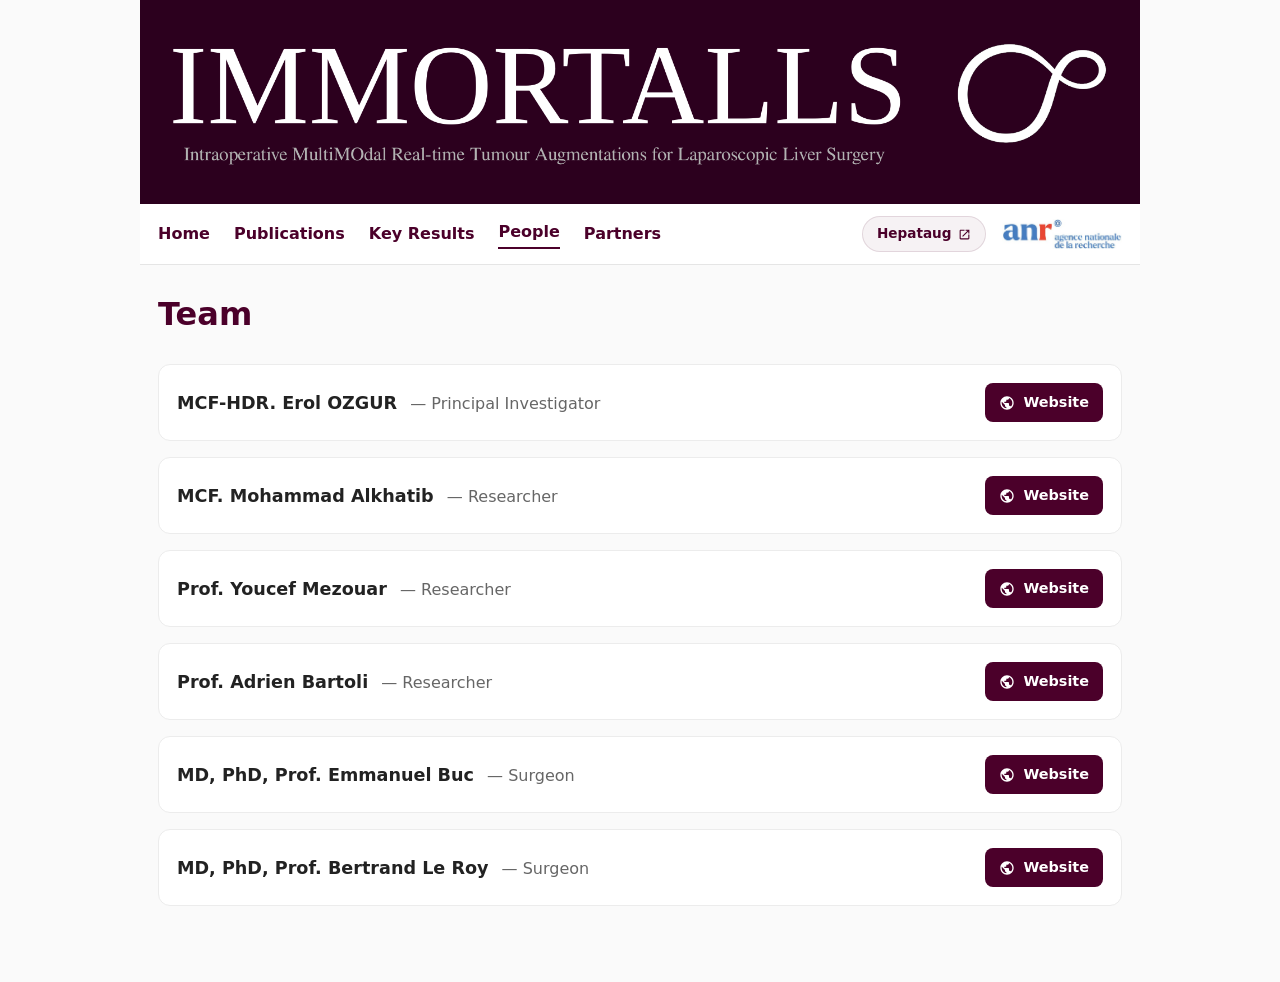
<file: people.html>
<!DOCTYPE html>
<html lang="en">
<head>
<meta charset="utf-8">
<meta name="viewport" content="width=device-width, initial-scale=1">
<title>People - IMMORTALLS Project</title>
<style>
:root{
--primary:#4b002a;
--bg:#fafafa;
--text:#222;
--muted:#666;
}
*{box-sizing:border-box}
body{
margin:0;
font-family:system-ui,-apple-system,Segoe UI,Arial,sans-serif;
background:var(--bg);
color:var(--text);
line-height:1.6;
}
.hero img{display:block; height:auto; max-width: 1000px; margin: auto; }
nav{
background:white;
border-bottom:1px solid #e5e5e5;
padding:12px 18px;
display:flex;
align-items: center; 
gap:24px;
overflow-x:auto;
max-width:1000px;
margin:0 auto;
}
nav a{text-decoration:none;color:var(--primary);font-weight:600;white-space:nowrap;}
.container{max-width:1000px;margin:auto;padding:24px 18px 60px;}
h1{margin:0 0 24px;font-size:2rem;color:var(--primary);}
nav a.active {opacity: 1; border-bottom: 2px solid var(--primary); padding-bottom: 2px;}

.nav-logo {
  margin-left: auto; 
  display: flex;
  align-items: center;
  gap: 16px;
}
.nav-logo img {
  height: 30px; 
  width: auto;
}

/* Visually appealing Hepataug Project Link */
.nav-hepataug-link {
  display: inline-flex;
  align-items: center;
  gap: 6px;
  background: rgba(75, 0, 42, 0.05);
  color: var(--primary);
  padding: 6px 14px;
  border-radius: 20px;
  font-size: 0.85rem;
  font-weight: 600;
  text-decoration: none;
  border: 1px solid rgba(75, 0, 42, 0.12);
  transition: all 0.2s ease;
  white-space: nowrap;
}

.nav-hepataug-link:hover {
  background: var(--primary);
  color: #FFFFFF;
  border-color: var(--primary);
}

.nav-hepataug-link svg {
  width: 13px;
  height: 13px;
  fill: currentColor;
}

/* Team list styling matching the publications aesthetic */
.team-list {
list-style: none;
padding: 0;
margin: 0;
}
.member-card {
background:white;
padding:18px;
margin:16px 0;
border-radius:12px;
border:1px solid #ececec;
display: flex;
justify-content: space-between;
align-items: center;
gap: 16px;
}
.member-info p {
margin: 0;
font-size: .95rem;
}
.member-info strong {
font-size: 1.1rem;
color: var(--text);
}
.member-info .role {
color: var(--muted);
margin-left: 8px;
}
.btn{
text-decoration:none;
background:var(--primary);
color:white;
padding:8px 14px;
border-radius:8px;
font-size:.9rem;
display:inline-flex;
align-items:center;
gap:8px;
font-weight:600;
transition: background 0.2s, transform 0.1s;
}
.btn svg{
width:16px;
height:16px;
fill:currentColor;
display:block;
}
.btn:hover{
filter:brightness(1.15);
}
.btn:active{
transform: scale(0.98);
}
@media (max-width:700px){
.container{padding:18px 14px 40px;}
nav{padding:12px 14px;}
h1{font-size:1.7rem;}
.member-card {
  flex-direction: column;
  align-items: flex-start;
  gap: 12px;
  padding:14px;
}
.member-info .role {
  display: block;
  margin-left: 0;
  margin-top: 4px;
}
.btn {
  width: 100%;
  justify-content: center;
}
}
</style>
</head>
<body>
<div class="hero">
<img src="page_files/immortalls-banner.png" alt="IMMORTALLS banner" style="display:block; max-width:1000px; height:auto; margin:0 auto;">
</div>

<nav>
<a href="immortalls.html">Home</a>
<a href="publications.html">Publications</a>
<a href="key-results.html">Key Results</a>
<a href="people.html" class="active">People</a>
<a href="partners.html">Partners</a>

<div class="nav-logo">
  <!-- Smooth Hepataug Project Link -->
  <a href="hepataug.html" class="nav-hepataug-link">
    <span>Hepataug</span>
    <svg viewBox="0 0 24 24"><path d="M19 19H5V5h7V3H5c-1.1 0-2 .9-2 2v14c0 1.1.9 2 2 2h14c1.1 0 2-.9 2-2v-7h-2v7zM14 3v2h3.59l-9.83 9.83 1.41 1.41L19 6.41V10h2V3h-7z"/></svg>
  </a>
  <img src="page_files/logo-anr.jpg" alt="ANR Logo">
</div>

</nav>

<div class="container">
<h1>Team</h1>

<ul class="team-list">
  <li class="member-card">
    <div class="member-info">
      <strong>MCF-HDR. Erol OZGUR</strong>
      <span class="role">— Principal Investigator</span>
    </div>
    <a class="btn" href="https://erol-papers.github.io" target="_blank">
      <svg viewBox="0 0 24 24"><path d="M12 2C6.48 2 2 6.48 2 12s4.48 10 10 10 10-4.48 10-10S17.52 2 12 2zm-1 17.93c-3.95-.49-7-3.85-7-7.93 0-.62.08-1.21.21-1.79L9 15v1c0 1.1.9 2 2 2v1.93zm6.9-2.53c-.26-.81-1-1.4-1.9-1.4h-1v-3c0-.55-.45-1-1-1h-6v-2h2c.55 0 1-.45 1-1V7h2c1.1 0 2-.9 2-2v-.41c2.93 1.19 5 4.06 5 7.41 0 2.08-.8 3.97-2.1 5.39z"/></svg>
      <span>Website</span>
    </a>
  </li>

  <li class="member-card">
    <div class="member-info">
      <strong>MCF. Mohammad Alkhatib</strong>
      <span class="role">— Researcher</span>
    </div>
    <a class="btn" href="https://scholar.google.com/citations?user=czFWrd8AAAAJ&hl=fr&oi=ao" target="_blank">
      <svg viewBox="0 0 24 24"><path d="M12 2C6.48 2 2 6.48 2 12s4.48 10 10 10 10-4.48 10-10S17.52 2 12 2zm-1 17.93c-3.95-.49-7-3.85-7-7.93 0-.62.08-1.21.21-1.79L9 15v1c0 1.1.9 2 2 2v1.93zm6.9-2.53c-.26-.81-1-1.4-1.9-1.4h-1v-3c0-.55-.45-1-1-1h-6v-2h2c.55 0 1-.45 1-1V7h2c1.1 0 2-.9 2-2v-.41c2.93 1.19 5 4.06 5 7.41 0 2.08-.8 3.97-2.1 5.39z"/></svg>
      <span>Website</span>
    </a>
  </li>

  <li class="member-card">
    <div class="member-info">
      <strong>Prof. Youcef Mezouar</strong>
      <span class="role">— Researcher</span>
    </div>
    <a class="btn" href="https://scholar.google.com/citations?hl=fr&user=jODWpzQAAAAJ" target="_blank">
      <svg viewBox="0 0 24 24"><path d="M12 2C6.48 2 2 6.48 2 12s4.48 10 10 10 10-4.48 10-10S17.52 2 12 2zm-1 17.93c-3.95-.49-7-3.85-7-7.93 0-.62.08-1.21.21-1.79L9 15v1c0 1.1.9 2 2 2v1.93zm6.9-2.53c-.26-.81-1-1.4-1.9-1.4h-1v-3c0-.55-.45-1-1-1h-6v-2h2c.55 0 1-.45 1-1V7h2c1.1 0 2-.9 2-2v-.41c2.93 1.19 5 4.06 5 7.41 0 2.08-.8 3.97-2.1 5.39z"/></svg>
      <span>Website</span>
    </a>
  </li>

  <li class="member-card">
    <div class="member-info">
      <strong>Prof. Adrien Bartoli</strong>
      <span class="role">— Researcher</span>
    </div>
    <a class="btn" href="https://encov.ip.uca.fr/ab" target="_blank">
      <svg viewBox="0 0 24 24"><path d="M12 2C6.48 2 2 6.48 2 12s4.48 10 10 10 10-4.48 10-10S17.52 2 12 2zm-1 17.93c-3.95-.49-7-3.85-7-7.93 0-.62.08-1.21.21-1.79L9 15v1c0 1.1.9 2 2 2v1.93zm6.9-2.53c-.26-.81-1-1.4-1.9-1.4h-1v-3c0-.55-.45-1-1-1h-6v-2h2c.55 0 1-.45 1-1V7h2c1.1 0 2-.9 2-2v-.41c2.93 1.19 5 4.06 5 7.41 0 2.08-.8 3.97-2.1 5.39z"/></svg>
      <span>Website</span>
    </a>
  </li>

  <li class="member-card">
    <div class="member-info">
      <strong>MD, PhD, Prof. Emmanuel Buc</strong>
      <span class="role">— Surgeon</span>
    </div>
    <a class="btn" href="https://scholar.google.com/citations?hl=fr&user=B1o6wgEAAAAJ" target="_blank">
      <svg viewBox="0 0 24 24"><path d="M12 2C6.48 2 2 6.48 2 12s4.48 10 10 10 10-4.48 10-10S17.52 2 12 2zm-1 17.93c-3.95-.49-7-3.85-7-7.93 0-.62.08-1.21.21-1.79L9 15v1c0 1.1.9 2 2 2v1.93zm6.9-2.53c-.26-.81-1-1.4-1.9-1.4h-1v-3c0-.55-.45-1-1-1h-6v-2h2c.55 0 1-.45 1-1V7h2c1.1 0 2-.9 2-2v-.41c2.93 1.19 5 4.06 5 7.41 0 2.08-.8 3.97-2.1 5.39z"/></svg>
      <span>Website</span>
    </a>
  </li>

  <li class="member-card">
    <div class="member-info">
      <strong>MD, PhD, Prof. Bertrand Le Roy</strong>
      <span class="role">— Surgeon</span>
    </div>
    <a class="btn" href="https://scholar.google.com/citations?hl=fr&user=9B7rynYAAAAJ" target="_blank">
      <svg viewBox="0 0 24 24"><path d="M12 2C6.48 2 2 6.48 2 12s4.48 10 10 10 10-4.48 10-10S17.52 2 12 2zm-1 17.93c-3.95-.49-7-3.85-7-7.93 0-.62.08-1.21.21-1.79L9 15v1c0 1.1.9 2 2 2v1.93zm6.9-2.53c-.26-.81-1-1.4-1.9-1.4h-1v-3c0-.55-.45-1-1-1h-6v-2h2c.55 0 1-.45 1-1V7h2c1.1 0 2-.9 2-2v-.41c2.93 1.19 5 4.06 5 7.41 0 2.08-.8 3.97-2.1 5.39z"/></svg>
      <span>Website</span>
    </a>
  </li>
</ul>

</div>
</body>
</html>
</file>
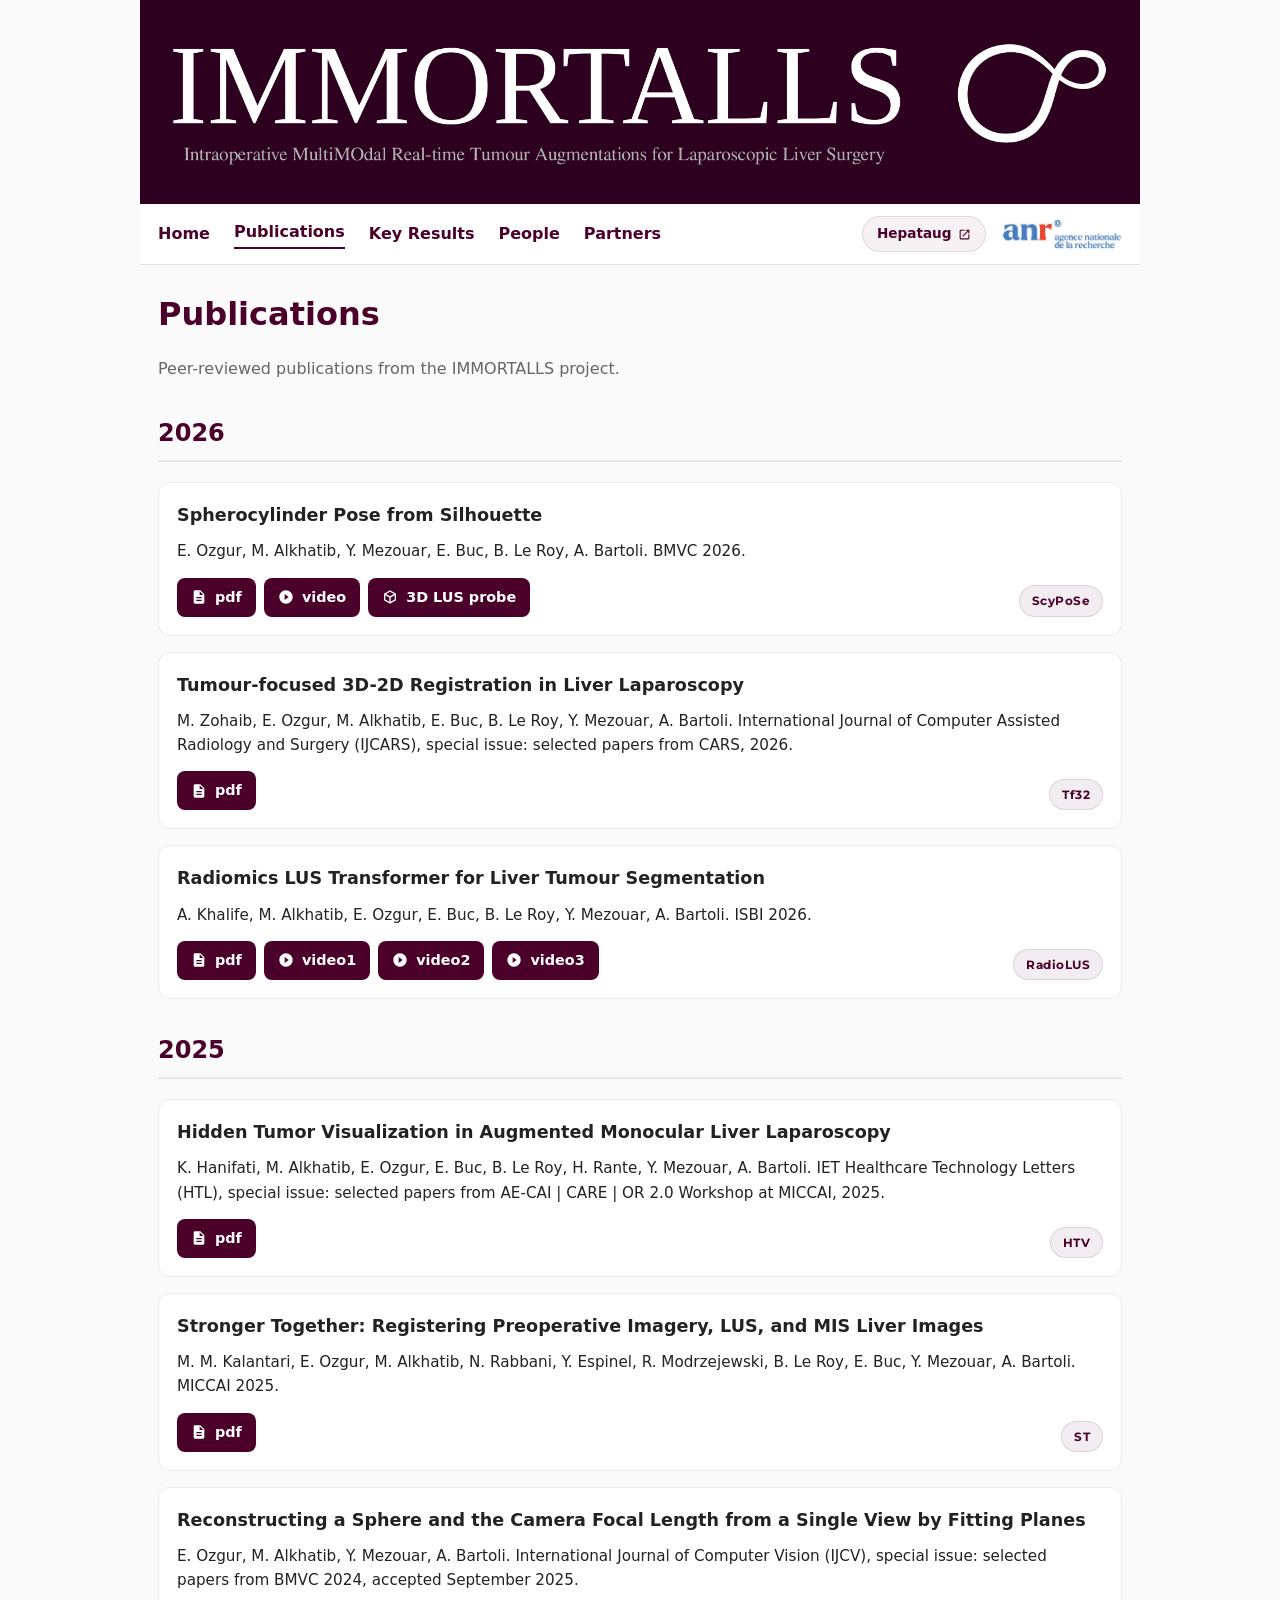
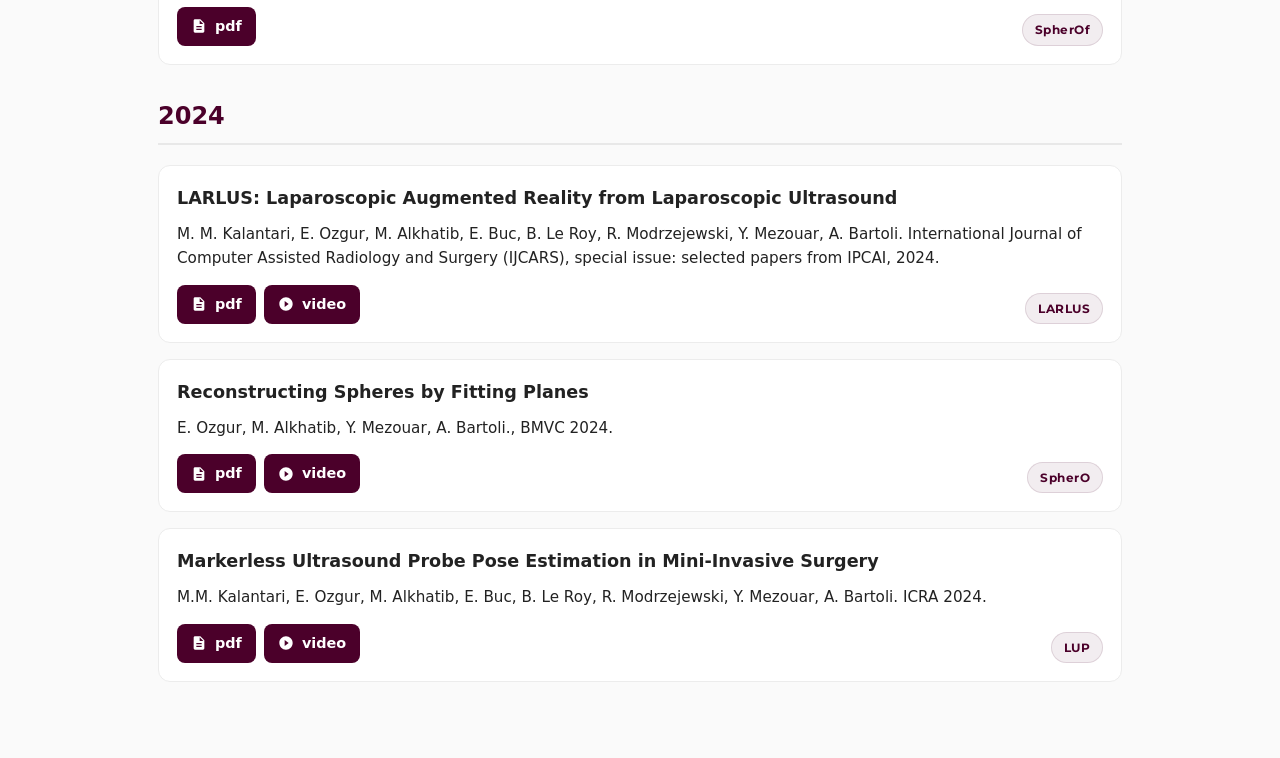
<file: publications.html>
<!DOCTYPE html>
<html lang="en">
<head>
<meta charset="utf-8">
<meta name="viewport" content="width=device-width, initial-scale=1">
<title>IMMORTALLS Publications</title>

<!-- Import Montserrat TrueType Font -->
<link rel="preconnect" href="https://fonts.googleapis.com">
<link rel="preconnect" href="https://fonts.gstatic.com" crossorigin>
<link href="https://fonts.googleapis.com/css2?family=Montserrat:wght@700&display=swap" rel="stylesheet">

<style>
:root{
--primary:#4b002a;
--bg:#fafafa;
--text:#222;
--muted:#666;
}
*{box-sizing:border-box}
body{
margin:0;
font-family:system-ui,-apple-system,Segoe UI,Arial,sans-serif;
background:var(--bg);
color:var(--text);
line-height:1.6;
}
.hero img{display:block; height:auto; max-width: 1000px; margin: auto; }
nav{
background:white;
border-bottom:1px solid #e5e5e5;
padding:12px 18px;
display:flex; 
align-items: center;
gap:24px;
overflow-x:auto;
max-width:1000px;
margin:0 auto;
}
nav a{text-decoration:none;color:var(--primary);font-weight:600;white-space:nowrap;}
.container{max-width:1000px;margin:auto;padding:24px 18px 60px;}
h1{margin:0;font-size:2rem;color:var(--primary);}
.intro{color:var(--muted);margin-bottom:28px;}
.year{margin-top:32px;padding-bottom:8px;border-bottom:2px solid #e8e8e8;color:var(--primary);}
nav a.active {opacity: 1; border-bottom: 2px solid var(--primary); padding-bottom: 2px;}

.nav-logo {
  margin-left: auto;
  display: flex;
  align-items: center;
  gap: 16px;
}
.nav-logo img {
  height: 30px;
  width: auto;
}

/* Visually appealing Hepataug Project Link */
.nav-hepataug-link {
  display: inline-flex;
  align-items: center;
  gap: 6px;
  background: rgba(75, 0, 42, 0.05);
  color: var(--primary);
  padding: 6px 14px;
  border-radius: 20px;
  font-size: 0.85rem;
  font-weight: 600;
  text-decoration: none;
  border: 1px solid rgba(75, 0, 42, 0.12);
  transition: all 0.2s ease;
  white-space: nowrap;
}

.nav-hepataug-link:hover {
  background: var(--primary);
  color: #FFFFFF;
  border-color: var(--primary);
}

.nav-hepataug-link svg {
  width: 13px;
  height: 13px;
  fill: currentColor;
}

/* Updated to allow absolute positioning for the badge */
.pub{
position:relative;
background:white;
padding:18px;
margin:16px 0;
border-radius:12px;
border:1px solid #ececec;
}
.pub h3{margin:0 0 10px;font-size:1.1rem;}
.pub p{margin:0;font-size:.95rem;}
.links{margin-top:14px;display:flex;flex-wrap:wrap;gap:8px;}
.btn{
text-decoration:none;
background:var(--primary);
color:white;
padding:8px 14px;
border-radius:8px;
font-size:.9rem;
display:inline-flex;
align-items:center;
gap:8px;
font-weight:600;
transition: background 0.2s, transform 0.1s;
}
.btn svg{
width:16px;
height:16px;
fill:currentColor;
display:block;
}
.btn:hover{
filter:brightness(1.15);
}
.btn:active{
transform: scale(0.98);
}

/* Montserrat Pill Badge Styling (Supports Upper & Lower Case) */
.pub-acronym {
position: absolute;
bottom: 18px;
right: 18px;
background: rgba(75, 0, 42, 0.07);
color: var(--primary);
padding: 5px 12px;
border-radius: 20px;
border: 1px solid rgba(75, 0, 42, 0.12);
font-family: 'Montserrat', sans-serif;
font-size: 0.75rem;
font-weight: 700;
letter-spacing: 0.5px;
}

@media (max-width:700px){
.container{padding:18px 14px 40px;}
nav{padding:12px 14px;}
h1{font-size:1.7rem;}
.pub{padding:14px;}
.pub-acronym {
bottom: 14px;
right: 14px;
}
}
</style>
</head>
<body>
<div class="hero">
<img src="page_files/immortalls-banner.png" alt="IMMORTALLS banner" style="display:block; max-width:1000px; height:auto; margin:0 auto;">
</div>

<nav>
<a href="immortalls.html">Home</a>
<a href="publications.html" class="active">Publications</a>
<a href="key-results.html">Key Results</a>
<a href="people.html">People</a>
<a href="partners.html">Partners</a>

<div class="nav-logo">
  <!-- Smooth Hepataug Project Link -->
  <a href="hepataug.html" class="nav-hepataug-link">
    <span>Hepataug</span>
    <svg viewBox="0 0 24 24"><path d="M19 19H5V5h7V3H5c-1.1 0-2 .9-2 2v14c0 1.1.9 2 2 2h14c1.1 0 2-.9 2-2v-7h-2v7zM14 3v2h3.59l-9.83 9.83 1.41 1.41L19 6.41V10h2V3h-7z"/></svg>
  </a>
  <img src="page_files/logo-anr.jpg" alt="ANR Logo">
</div>
</nav>

<div class="container">
<h1>Publications</h1>
<p class="intro">Peer-reviewed publications from the IMMORTALLS project.</p>
<h2 class='year'>2026</h2>

<article class="pub">
<h3>Spherocylinder Pose from Silhouette</h3>
<p>E. Ozgur, M. Alkhatib, Y. Mezouar, E. Buc, B. Le Roy, A. Bartoli. BMVC 2026.</p>
<div class="links">
  <a class="btn pdf" href="./papers/bmvc26.pdf" target="_blank">
    <svg viewBox="0 0 24 24"><path d="M14 2H6c-1.1 0-1.99.9-1.99 2L4 20c0 1.1.89 2 1.99 2H18c1.1 0 2-.9 2-2V8l-6-6zm2 16H8v-2h8v2zm0-4H8v-2h8v2zm-3-5V3.5L18.5 9H13z"/></svg>
    <span>pdf</span>
  </a>
  <a class="btn video" href="./videos/bmvc26-video.mp4" target="_blank">
    <svg viewBox="0 0 24 24"><path d="M12 2C6.48 2 2 6.48 2 12s4.48 10 10 10 10-4.48 10-10S17.52 2 12 2zm-2 14.5v-9l6 4.5-6 4.5z"/></svg>
    <span>video</span>
  </a>
  <!-- New 3D Model Button -->
  <a class="btn model" href="./models/bmvc26-LU-Sprobe-3D.html" target="_blank">
    <svg viewBox="0 0 24 24"><path d="M21 16.5c0 .38-.21.71-.53.88l-7.9 4.44c-.16.12-.36.18-.57.18s-.41-.06-.57-.18l-7.9-4.44A.991.991 0 0 1 3 16.5v-9c0-.38.21-.71.53-.88l7.9-4.44c.16-.12.36-.18.57-.18s.41.06.57.18l7.9 4.44c.32.17.53.5.53.88v9zM12 4.15l-6.04 3.4L12 10.9l6.04-3.35L12 4.15zM5 15.91l6 3.38v-6.71L5 9.21v6.7zm14 0v-6.7l-6 3.37v6.71l6-3.38z"/></svg>
    <span>3D LUS probe</span>
  </a>
</div>
<span class="pub-acronym">ScyPoSe</span>
</article>

<article class="pub">
<h3>Tumour-focused 3D-2D Registration in Liver Laparoscopy</h3>
<p>M. Zohaib, E. Ozgur, M. Alkhatib, E. Buc, B. Le Roy, Y. Mezouar, A. Bartoli. International Journal of Computer Assisted Radiology and Surgery (IJCARS), special issue: selected papers from CARS, 2026.</p>
<div class="links">
  <a class="btn pdf" href="./papers/ijcars26-Tf32.pdf" target="_blank">
    <svg viewBox="0 0 24 24"><path d="M14 2H6c-1.1 0-1.99.9-1.99 2L4 20c0 1.1.89 2 1.99 2H18c1.1 0 2-.9 2-2V8l-6-6zm2 16H8v-2h8v2zm0-4H8v-2h8v2zm-3-5V3.5L18.5 9H13z"/></svg>
    <span>pdf</span>
  </a>
</div>
<span class="pub-acronym">Tf32</span>
</article>

<article class="pub">
<h3>Radiomics LUS Transformer for Liver Tumour Segmentation</h3>
<p>A. Khalife, M. Alkhatib, E. Ozgur, E. Buc, B. Le Roy, Y. Mezouar, A. Bartoli. ISBI 2026.</p>
<div class="links">
  <a class="btn pdf" href="./papers/isbi26.pdf" target="_blank">
    <svg viewBox="0 0 24 24"><path d="M14 2H6c-1.1 0-1.99.9-1.99 2L4 20c0 1.1.89 2 1.99 2H18c1.1 0 2-.9 2-2V8l-6-6zm2 16H8v-2h8v2zm0-4H8v-2h8v2zm-3-5V3.5L18.5 9H13z"/></svg>
    <span>pdf</span>
  </a>
  <a class="btn video" href="./videos/isbi26_video1.mp4" target="_blank">
    <svg viewBox="0 0 24 24"><path d="M12 2C6.48 2 2 6.48 2 12s4.48 10 10 10 10-4.48 10-10S17.52 2 12 2zm-2 14.5v-9l6 4.5-6 4.5z"/></svg>
    <span>video1</span>
  </a>
  <a class="btn video" href="./videos/isbi26_video2.mp4" target="_blank">
    <svg viewBox="0 0 24 24"><path d="M12 2C6.48 2 2 6.48 2 12s4.48 10 10 10 10-4.48 10-10S17.52 2 12 2zm-2 14.5v-9l6 4.5-6 4.5z"/></svg>
    <span>video2</span>
  </a>
  <a class="btn video" href="./videos/isbi26_video3.m4v" target="_blank">
    <svg viewBox="0 0 24 24"><path d="M12 2C6.48 2 2 6.48 2 12s4.48 10 10 10 10-4.48 10-10S17.52 2 12 2zm-2 14.5v-9l6 4.5-6 4.5z"/></svg>
    <span>video3</span>
  </a>
</div>
<span class="pub-acronym">RadioLUS</span>
</article>

<h2 class='year'>2025</h2>
<article class="pub">
<h3>Hidden Tumor Visualization in Augmented Monocular Liver Laparoscopy</h3>
<p>K. Hanifati, M. Alkhatib, E. Ozgur, E. Buc, B. Le Roy, H. Rante, Y. Mezouar, A. Bartoli. IET Healthcare Technology Letters (HTL), special issue: selected papers from AE-CAI | CARE | OR 2.0 Workshop at MICCAI, 2025.</p>
<div class="links">
  <a class="btn pdf" href="./papers/IET-HTL-miccai-workshop25.pdf" target="_blank">
    <svg viewBox="0 0 24 24"><path d="M14 2H6c-1.1 0-1.99.9-1.99 2L4 20c0 1.1.89 2 1.99 2H18c1.1 0 2-.9 2-2V8l-6-6zm2 16H8v-2h8v2zm0-4H8v-2h8v2zm-3-5V3.5L18.5 9H13z"/></svg>
    <span>pdf</span>
  </a>
</div>
<span class="pub-acronym">HTV</span>
</article>

<article class="pub">
<h3>Stronger Together: Registering Preoperative Imagery, LUS, and MIS Liver Images</h3>
<p>M. M. Kalantari, E. Ozgur, M. Alkhatib, N. Rabbani, Y. Espinel, R. Modrzejewski, B. Le Roy, E. Buc, Y. Mezouar, A. Bartoli. MICCAI 2025.</p>
<div class="links">
  <a class="btn pdf" href="./papers/miccai25.pdf" target="_blank">
    <svg viewBox="0 0 24 24"><path d="M14 2H6c-1.1 0-1.99.9-1.99 2L4 20c0 1.1.89 2 1.99 2H18c1.1 0 2-.9 2-2V8l-6-6zm2 16H8v-2h8v2zm0-4H8v-2h8v2zm-3-5V3.5L18.5 9H13z"/></svg>
    <span>pdf</span>
  </a>
</div>
<span class="pub-acronym">ST</span>
</article>

<article class="pub">
<h3>Reconstructing a Sphere and the Camera Focal Length from a Single View by Fitting Planes</h3>
<p>E. Ozgur, M. Alkhatib, Y. Mezouar, A. Bartoli. International Journal of Computer Vision (IJCV), special issue: selected papers from BMVC 2024, accepted September 2025.</p>
<div class="links">
  <a class="btn pdf" href="./papers/ijcv25.pdf" target="_blank">
    <svg viewBox="0 0 24 24"><path d="M14 2H6c-1.1 0-1.99.9-1.99 2L4 20c0 1.1.89 2 1.99 2H18c1.1 0 2-.9 2-2V8l-6-6zm2 16H8v-2h8v2zm0-4H8v-2h8v2zm-3-5V3.5L18.5 9H13z"/></svg>
    <span>pdf</span>
  </a>
</div>
<span class="pub-acronym">SpherOf</span>
</article>

<h2 class='year'>2024</h2>

<article class="pub">
<h3>LARLUS: Laparoscopic Augmented Reality from Laparoscopic Ultrasound</h3>
<p>M. M. Kalantari, E. Ozgur, M. Alkhatib, E. Buc, B. Le Roy, R. Modrzejewski, Y. Mezouar, A. Bartoli. International Journal of Computer Assisted Radiology and Surgery (IJCARS), special issue: selected papers from IPCAI, 2024.</p>
<div class="links">
  <a class="btn pdf" href="./papers/IJCARS-IPCAI-2024.pdf" target="_blank">
    <svg viewBox="0 0 24 24"><path d="M14 2H6c-1.1 0-1.99.9-1.99 2L4 20c0 1.1.89 2 1.99 2H18c1.1 0 2-.9 2-2V8l-6-6zm2 16H8v-2h8v2zm0-4H8v-2h8v2zm-3-5V3.5L18.5 9H13z"/></svg>
    <span>pdf</span>
  </a>
  <a class="btn video" href="./videos/IJCARS-IPCAI-2024-LARLUS.m4v" target="_blank">
    <svg viewBox="0 0 24 24"><path d="M12 2C6.48 2 2 6.48 2 12s4.48 10 10 10 10-4.48 10-10S17.52 2 12 2zm-2 14.5v-9l6 4.5-6 4.5z"/></svg>
    <span>video</span>
  </a>
</div>
<span class="pub-acronym">LARLUS</span>
</article>

<article class="pub">
<h3>Reconstructing Spheres by Fitting Planes</h3>
<p>E. Ozgur, M. Alkhatib, Y. Mezouar, A. Bartoli., BMVC 2024.</p>
<div class="links">
  <a class="btn pdf" href="./papers/bmvc24.pdf" target="_blank">
    <svg viewBox="0 0 24 24"><path d="M14 2H6c-1.1 0-1.99.9-1.99 2L4 20c0 1.1.89 2 1.99 2H18c1.1 0 2-.9 2-2V8l-6-6zm2 16H8v-2h8v2zm0-4H8v-2h8v2zm-3-5V3.5L18.5 9H13z"/></svg>
    <span>pdf</span>
  </a>
  <a class="btn video" href="./videos/bmvc24-video.mp4" target="_blank">
    <svg viewBox="0 0 24 24"><path d="M12 2C6.48 2 2 6.48 2 12s4.48 10 10 10 10-4.48 10-10S17.52 2 12 2zm-2 14.5v-9l6 4.5-6 4.5z"/></svg>
    <span>video</span>
  </a>
</div>
<span class="pub-acronym">SpherO</span>
</article>

<article class="pub">
<h3>Markerless Ultrasound Probe Pose Estimation in Mini-Invasive Surgery</h3>
<p>M.M. Kalantari, E. Ozgur, M. Alkhatib, E. Buc, B. Le Roy, R. Modrzejewski, Y. Mezouar, A. Bartoli. ICRA 2024.</p>
<div class="links">
  <a class="btn pdf" href="./papers/ICRA24s.pdf" target="_blank">
    <svg viewBox="0 0 24 24"><path d="M14 2H6c-1.1 0-1.99.9-1.99 2L4 20c0 1.1.89 2 1.99 2H18c1.1 0 2-.9 2-2V8l-6-6zm2 16H8v-2h8v2zm0-4H8v-2h8v2zm-3-5V3.5L18.5 9H13z"/></svg>
    <span>pdf</span>
  </a>
  <a class="btn video" href="./videos/ICRA24s-video.mp4" target="_blank">
    <svg viewBox="0 0 24 24"><path d="M12 2C6.48 2 2 6.48 2 12s4.48 10 10 10 10-4.48 10-10S17.52 2 12 2zm-2 14.5v-9l6 4.5-6 4.5z"/></svg>
    <span>video</span>
  </a>
</div>
<span class="pub-acronym">LUP</span>
</article>

</div>
</body>
</html>
</file>
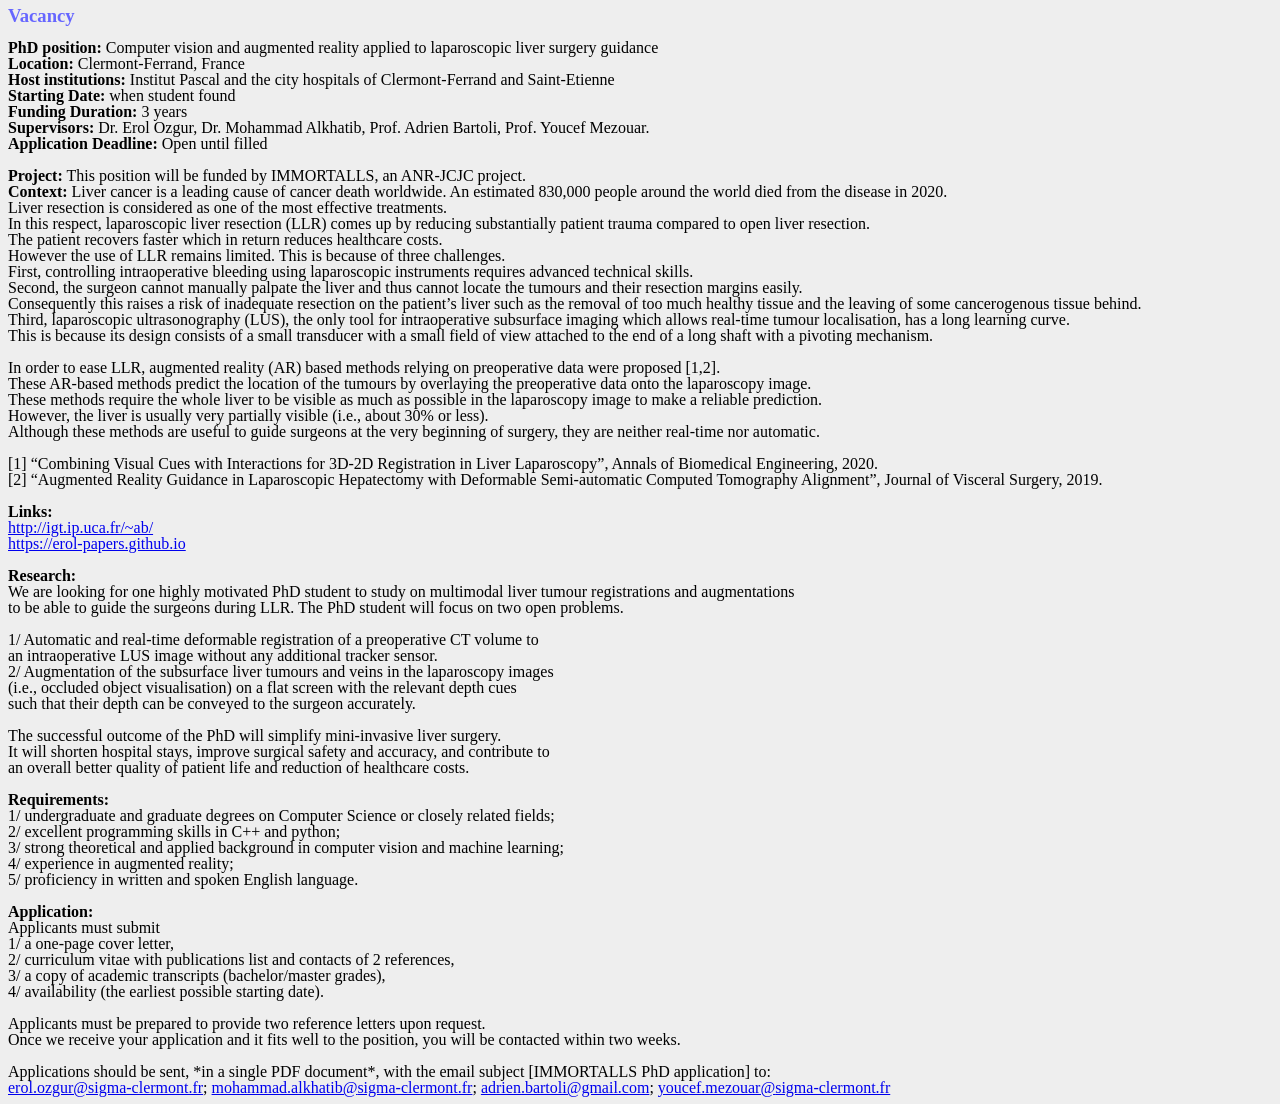
<file: vacancy.html>
<!DOCTYPE HTML PUBLIC "-//W3C//DTD HTML 4.0 Transitional//EN">
<html>
<head>
	<meta http-equiv="content-type" content="text/html; charset=utf-8"/>
	<title></title>
	<meta name="generator" content="LibreOffice 5.1.6.2 (Linux)"/>
	<meta name="created" content="2022-08-31T09:43:55.169148620"/>
	<meta name="changed" content="2022-08-31T12:19:23.137404343"/>
	<style type="text/css">
		@page { margin: 0.79in }
		p { margin-bottom: 0.1in; line-height: 120% }
		a:link { so-language: zxx }
	</style>
</head>
<body lang="en-US" bgcolor="#eeeeee" dir="ltr">
<p style="margin-bottom: 0in; line-height: 100%"><font color="#6666ff"><font face="Times New Roman, serif"><font size="4" style="font-size: 14pt"><b>Vacancy</b></font></font></font></p>
<p style="margin-bottom: 0in; line-height: 100%">

</p>
<p style="margin-bottom: 0in; line-height: 100%">

</p>
<p style="margin-bottom: 0in; line-height: 100%"><font face="Times New Roman, serif"><b>PhD
position:</b><span style="font-weight: normal"> Computer vision and
augmented reality applied to laparoscopic liver surgery guidance
<br/>
</span><b>Location:</b><span style="font-weight: normal">
Clermont-Ferrand, France<br/>
</span><b>Host institutions:</b><span style="font-weight: normal">
Institut Pascal and the city hospitals of Clermont-Ferrand and
Saint-Etienne <br/>
</span><b>Starting Date:</b><span style="font-weight: normal">
when student found <br/>
</span><b>Funding Duration:</b><span style="font-weight: normal">
3 years <br/>
</span><b>Supervisors:</b><span style="font-weight: normal">
Dr. Erol Ozgur, Dr. Mohammad Alkhatib, Prof. Adrien Bartoli, Prof.
Youcef Mezouar.<br/>
</span><b>Application Deadline:</b><span style="font-weight: normal">
Open until filled<br/>
<br/>
</span><b>Project:</b><span style="font-weight: normal">
This position will be funded by IMMORTALLS, an ANR-JCJC project.
<br/>
</span><b>Context: </b><span style="font-weight: normal">Liver
cancer is a leading cause of cancer death worldwide. An estimated
830,000 people around the world died from the disease in 2020. <br/>
Liver resection is considered as one of the most effective treatments. <br/>
In this respect, laparoscopic liver resection (LLR) comes up by reducing
substantially patient trauma compared to open liver resection. <br/> 
The patient recovers faster which in return reduces healthcare costs. <br/> 
However the use of LLR remains limited. This is because of three challenges. <br/>
First, controlling intraoperative bleeding using laparoscopic instruments requires advanced technical skills. <br/> 
Second, the surgeon cannot manually palpate the liver and thus cannot locate the tumours and their
resection margins easily. <br/> 
Consequently this raises a risk of inadequate resection on the patient’s liver such as the removal of
too much healthy tissue and the leaving of some cancerogenous tissue behind. <br/> 
Third, laparoscopic ultrasonography (LUS), the only tool for intraoperative subsurface imaging 
which allows real-time tumour localisation, has a long learning curve. <br/> 
This is because its design consists of a small transducer with a small field of view attached
to the end of a long shaft with a pivoting mechanism. 

</span></font> </p> <p style="margin-bottom: 0in; line-height: 100%">
<font face="Times New Roman, serif"><span style="font-weight: normal">
In order to ease LLR, augmented reality (AR) based methods relying on preoperative data were proposed [1,2].<br/> 
These AR-based methods predict the location of the tumours by overlaying the preoperative data onto the laparoscopy image. <br/> These methods require the whole liver to be visible as much as possible in the laparoscopy image to make a reliable prediction. <br/> However, the liver is usually very partially visible (i.e., about 30% or less). <br/>
Although these methods are useful to guide surgeons at the very beginning of surgery, they are neither real-time nor automatic.<br/> <br/>

</span><font size="2" style="font-size: 12pt"><span style="font-weight: normal">
[1] “Combining Visual Cues with Interactions for 3D-2D Registration in Liver Laparoscopy”, 
Annals of Biomedical Engineering, 2020.<br/>
[2] “Augmented Reality Guidance in Laparoscopic Hepatectomy with Deformable Semi-automatic Computed Tomography Alignment”, Journal of Visceral Surgery, 2019.</span></font><span style="font-weight: normal"> <br/> <br/>
</span><b>Links:</b><span style="font-weight: normal"><br/>
<a href="http://igt.ip.uca.fr/~ab/publications.php" target="_blank">http://igt.ip.uca.fr/~ab/</a><br/>
<a href="https://erol-papers.github.io/" target="_blank">https://erol-papers.github.io</a><br/>
<br/>
</span><b>Research:</b><span style="font-weight: normal">
<br/>
We are looking for one highly motivated PhD student to study on multimodal liver tumour registrations and augmentations <br/> to be able to guide the surgeons during LLR. The PhD student will focus on two open problems. <br/><br/>
1/ Automatic and real-time deformable registration of a preoperative CT volume to <br/>
an intraoperative LUS image without any additional tracker sensor.<br/>
2/ Augmentation of the subsurface liver tumours and veins in the laparoscopy images <br/> 
(i.e., occluded object visualisation) on a flat screen with the relevant depth cues <br/>
such that their depth can be conveyed to the surgeon accurately.<br/>
<br/>
The successful outcome of the PhD will simplify mini-invasive liver surgery. <br/>
It will shorten hospital stays, improve surgical safety and accuracy, and contribute to <br/>
an overall better quality of patient life and reduction of healthcare costs.<br/>
<br/>
</span><b>Requirements:</b><span style="font-weight: normal">
<br/>
1/ undergraduate and graduate degrees on Computer Science or
closely related fields;<br/>
2/ excellent programming skills in C++
and python; <br/>
3/ strong theoretical and applied background in
computer vision and machine learning; <br/>
4/ experience in
augmented reality; <br/>
5/ proficiency in written and spoken English
language. <br/>
<br/>
</span><b>Application:</b><span style="font-weight: normal"><br/>
Applicants
must submit <br/>
1/ a one-page cover letter, <br/>
2/ curriculum
vitae with publications list and contacts of 2 references, <br/>
3/ a
copy of academic transcripts (bachelor/master grades), <br/>
4/
availability (the earliest possible starting date).<br/>
<br/>
Applicants must be prepared to provide two reference letters upon request. <br/>
Once we receive your application and it fits well to the position, you will be contacted within two weeks.<br/>
<br/>
Applications should be
sent, *in a single PDF document*, with the email subject [IMMORTALLS
PhD application] to:<br/> 
<a href="mailto:erol.ozgur@sigma-clermont.fr" target="_blank">erol.ozgur@sigma-clermont.fr</a>;
<a href="mailto:mohammad.alkhatib@sigma-clermont.fr" target="_blank">mohammad.alkhatib@</a><a href="mailto:erol.ozgur@sigma-clermont.fr" target="_blank">sigma-clermont.fr</a>;
<a href="mailto:adrien.bartoli@gmail.com" target="_blank">adrien.bartoli@gmail.com</a>;
<a href="mailto:youcef.mezouar@sigma-clermont.fr" target="_blank">youcef.mezouar@</a><a href="mailto:erol.ozgur@sigma-clermont.fr" target="_blank">sigma-clermont.fr</a>
</span></font>
</p>
</body>
</html>
</file>
